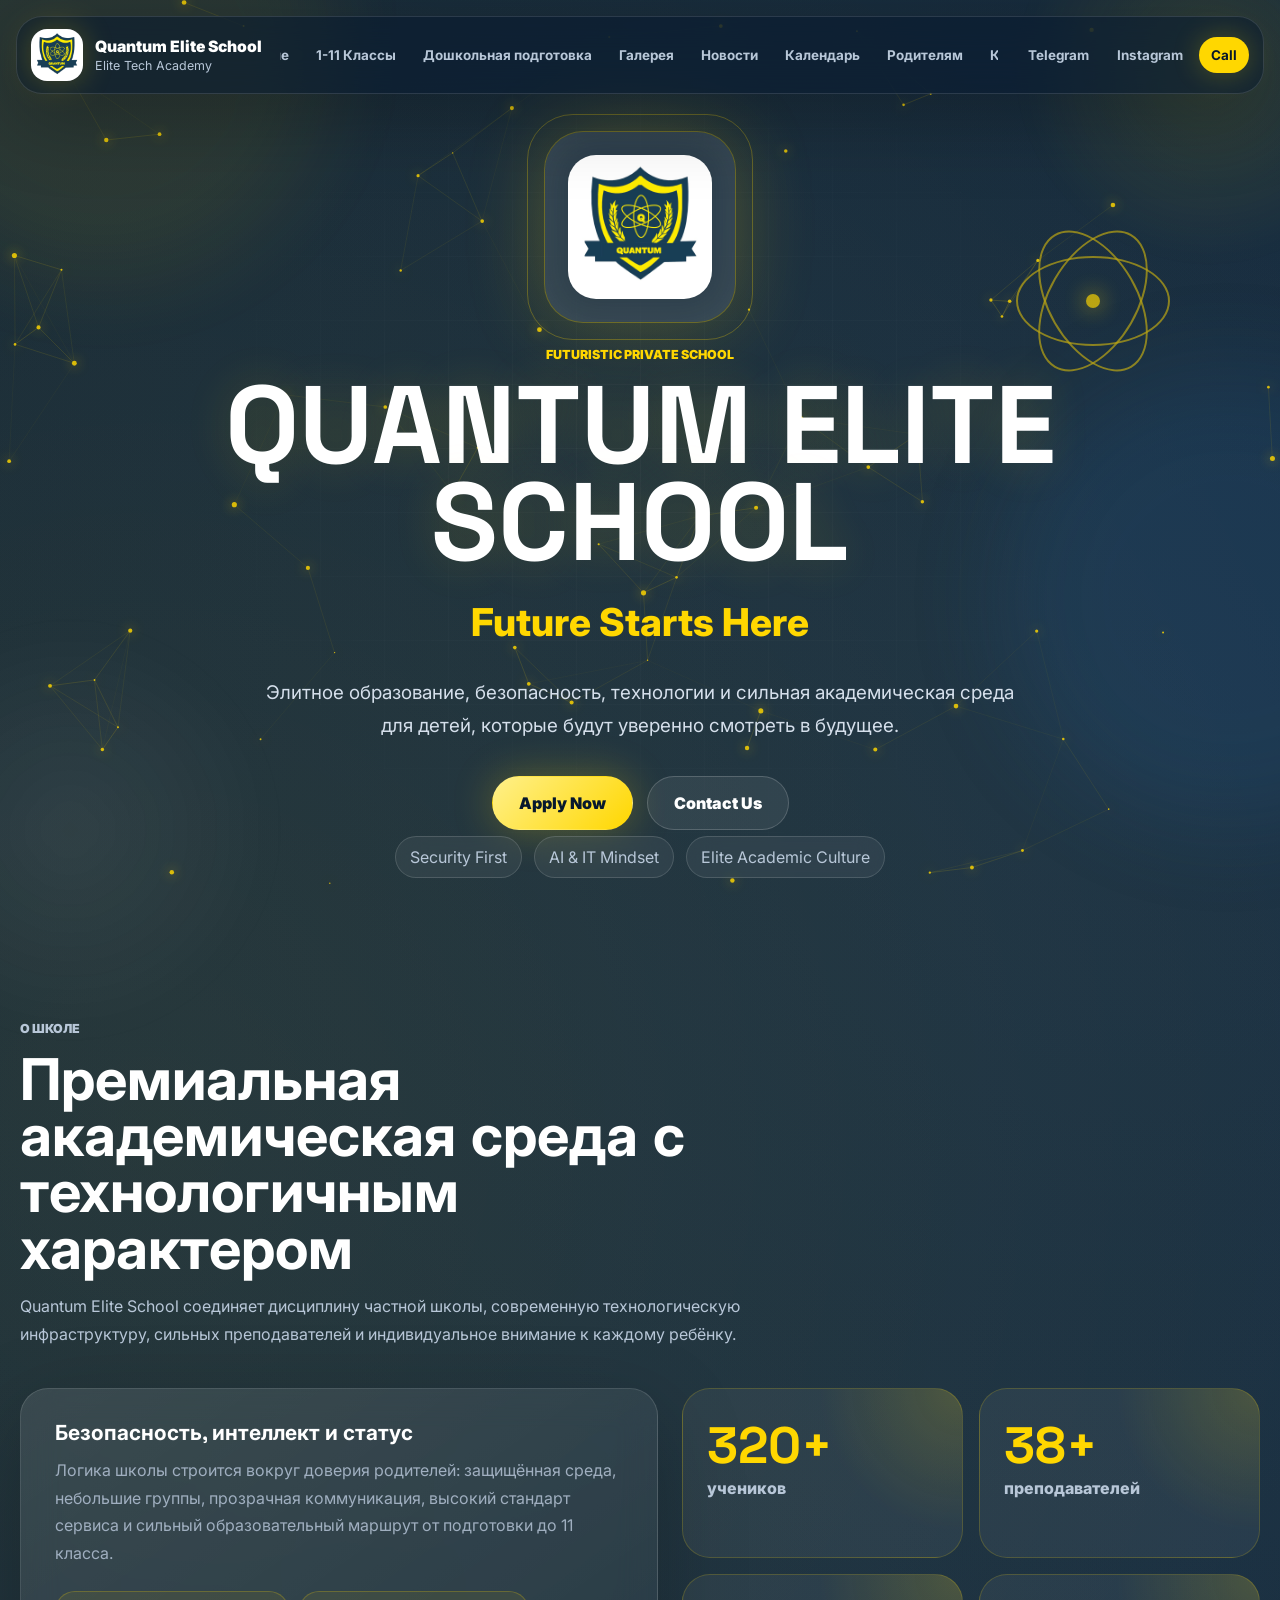
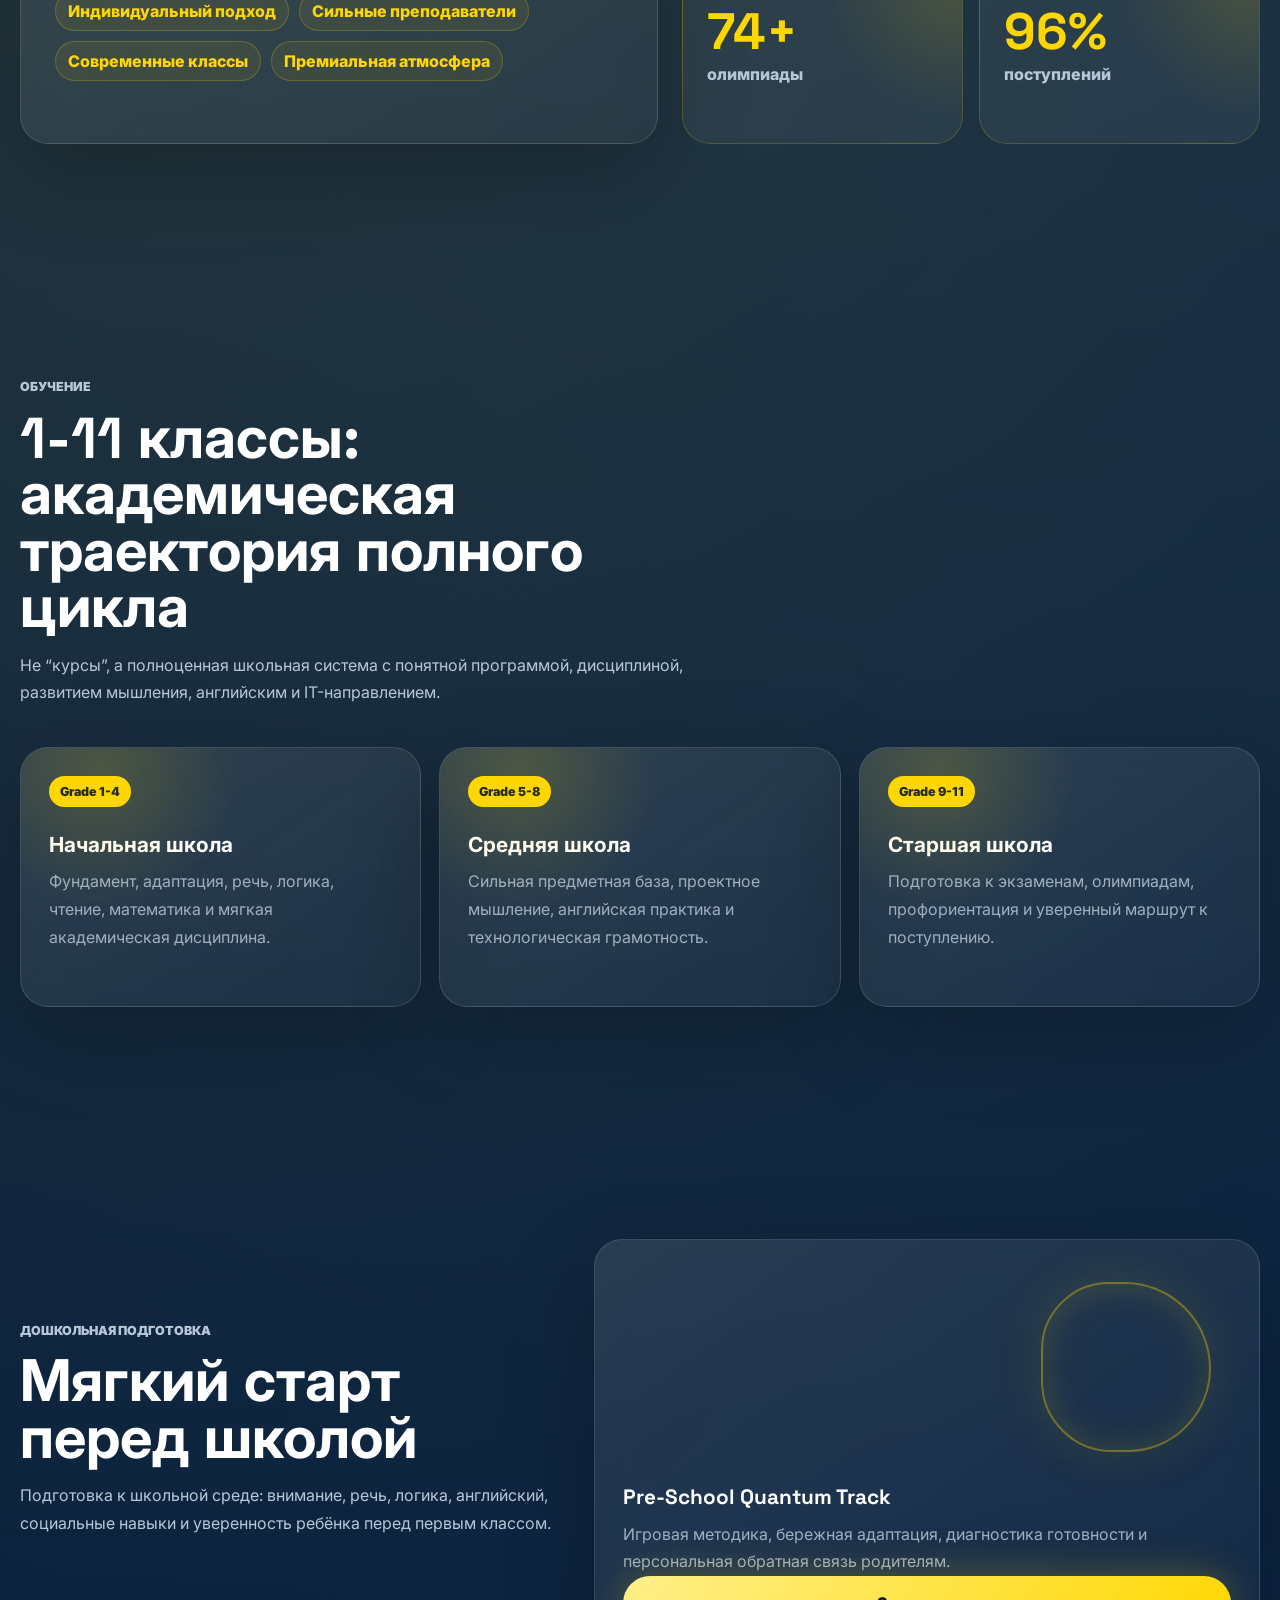
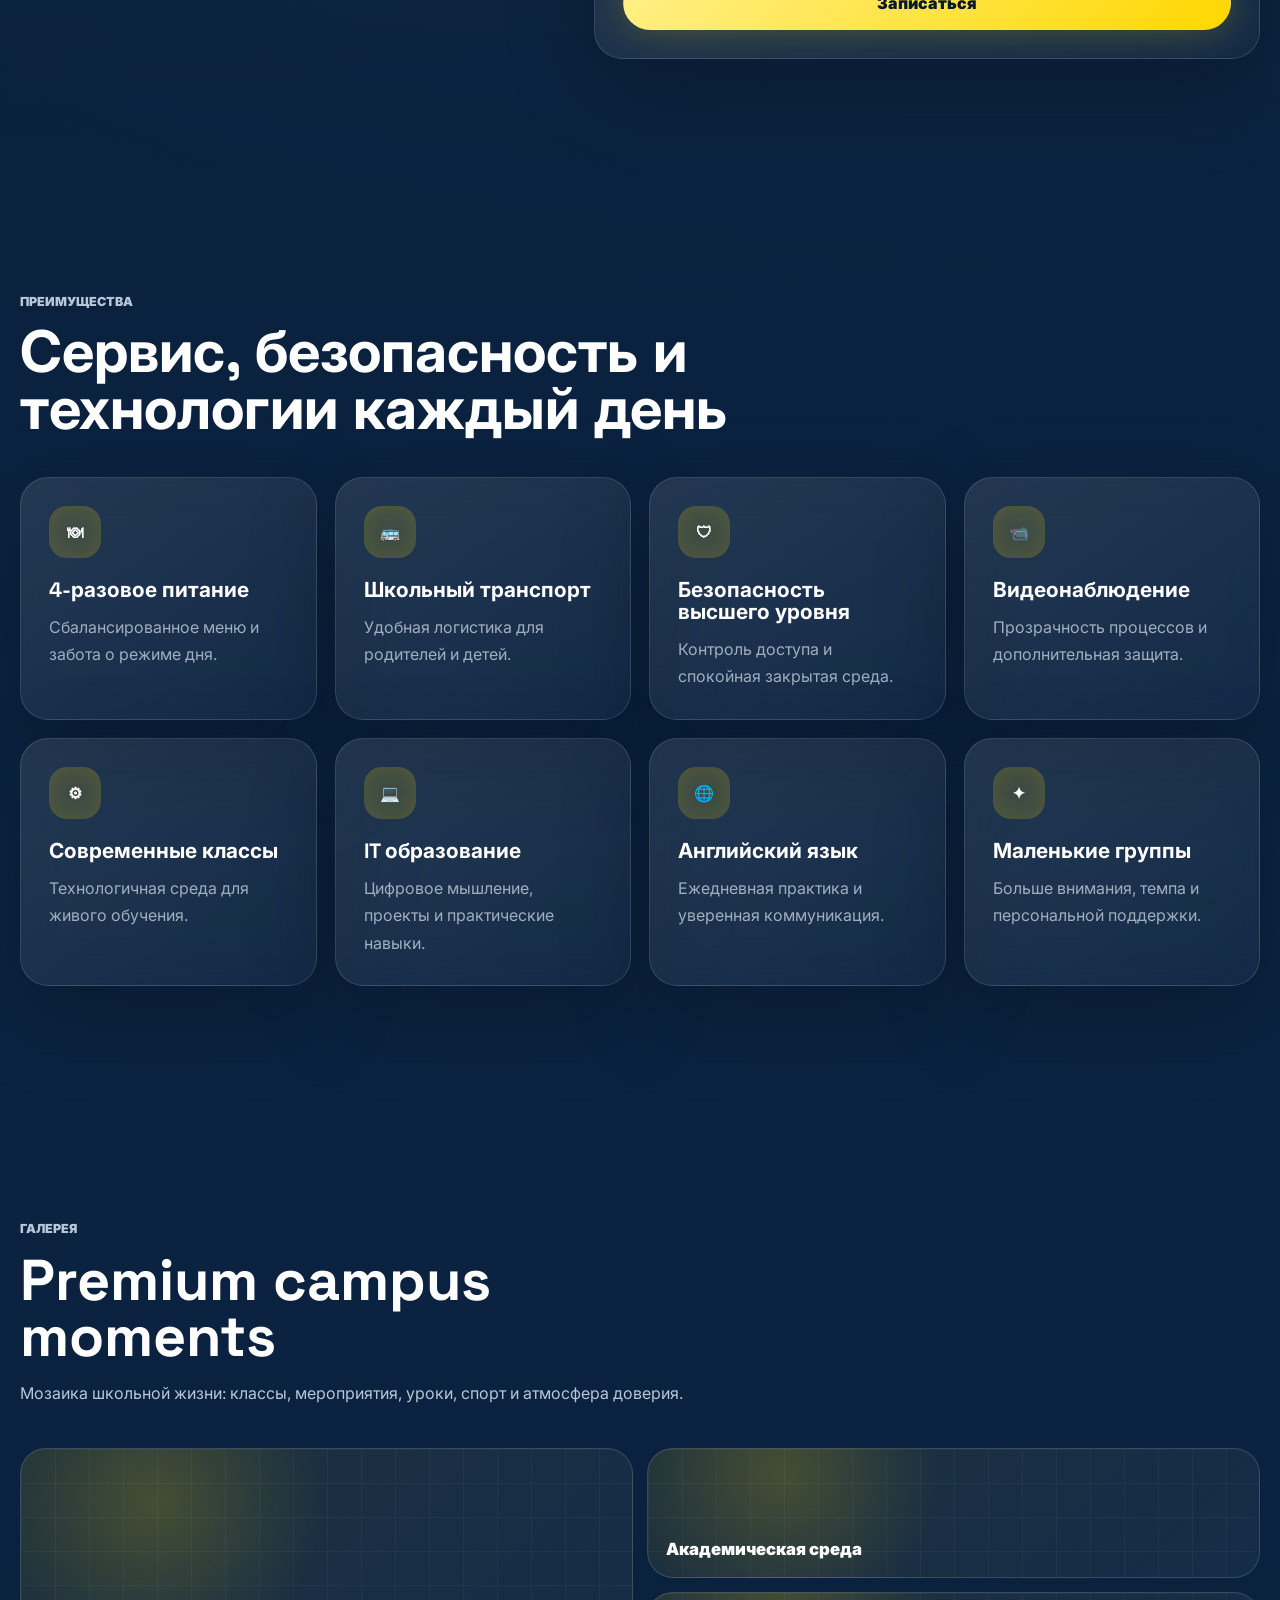
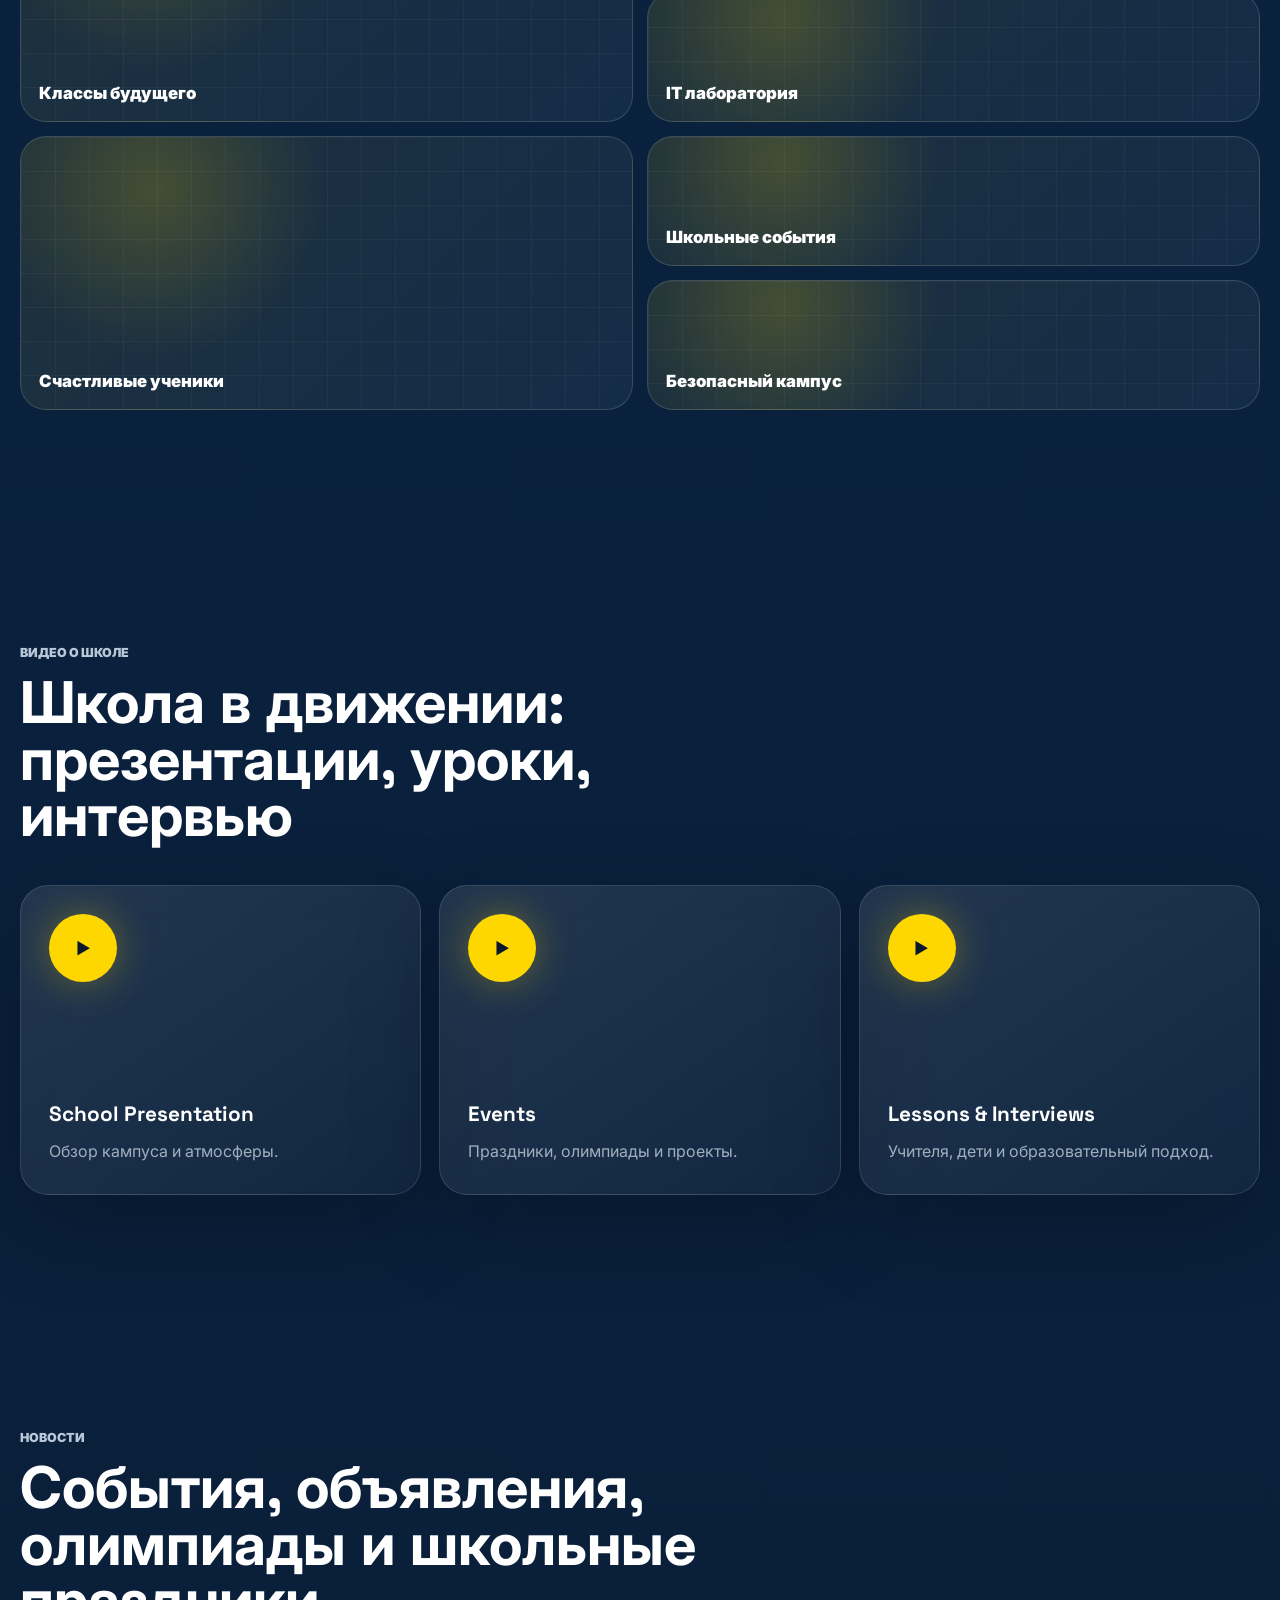
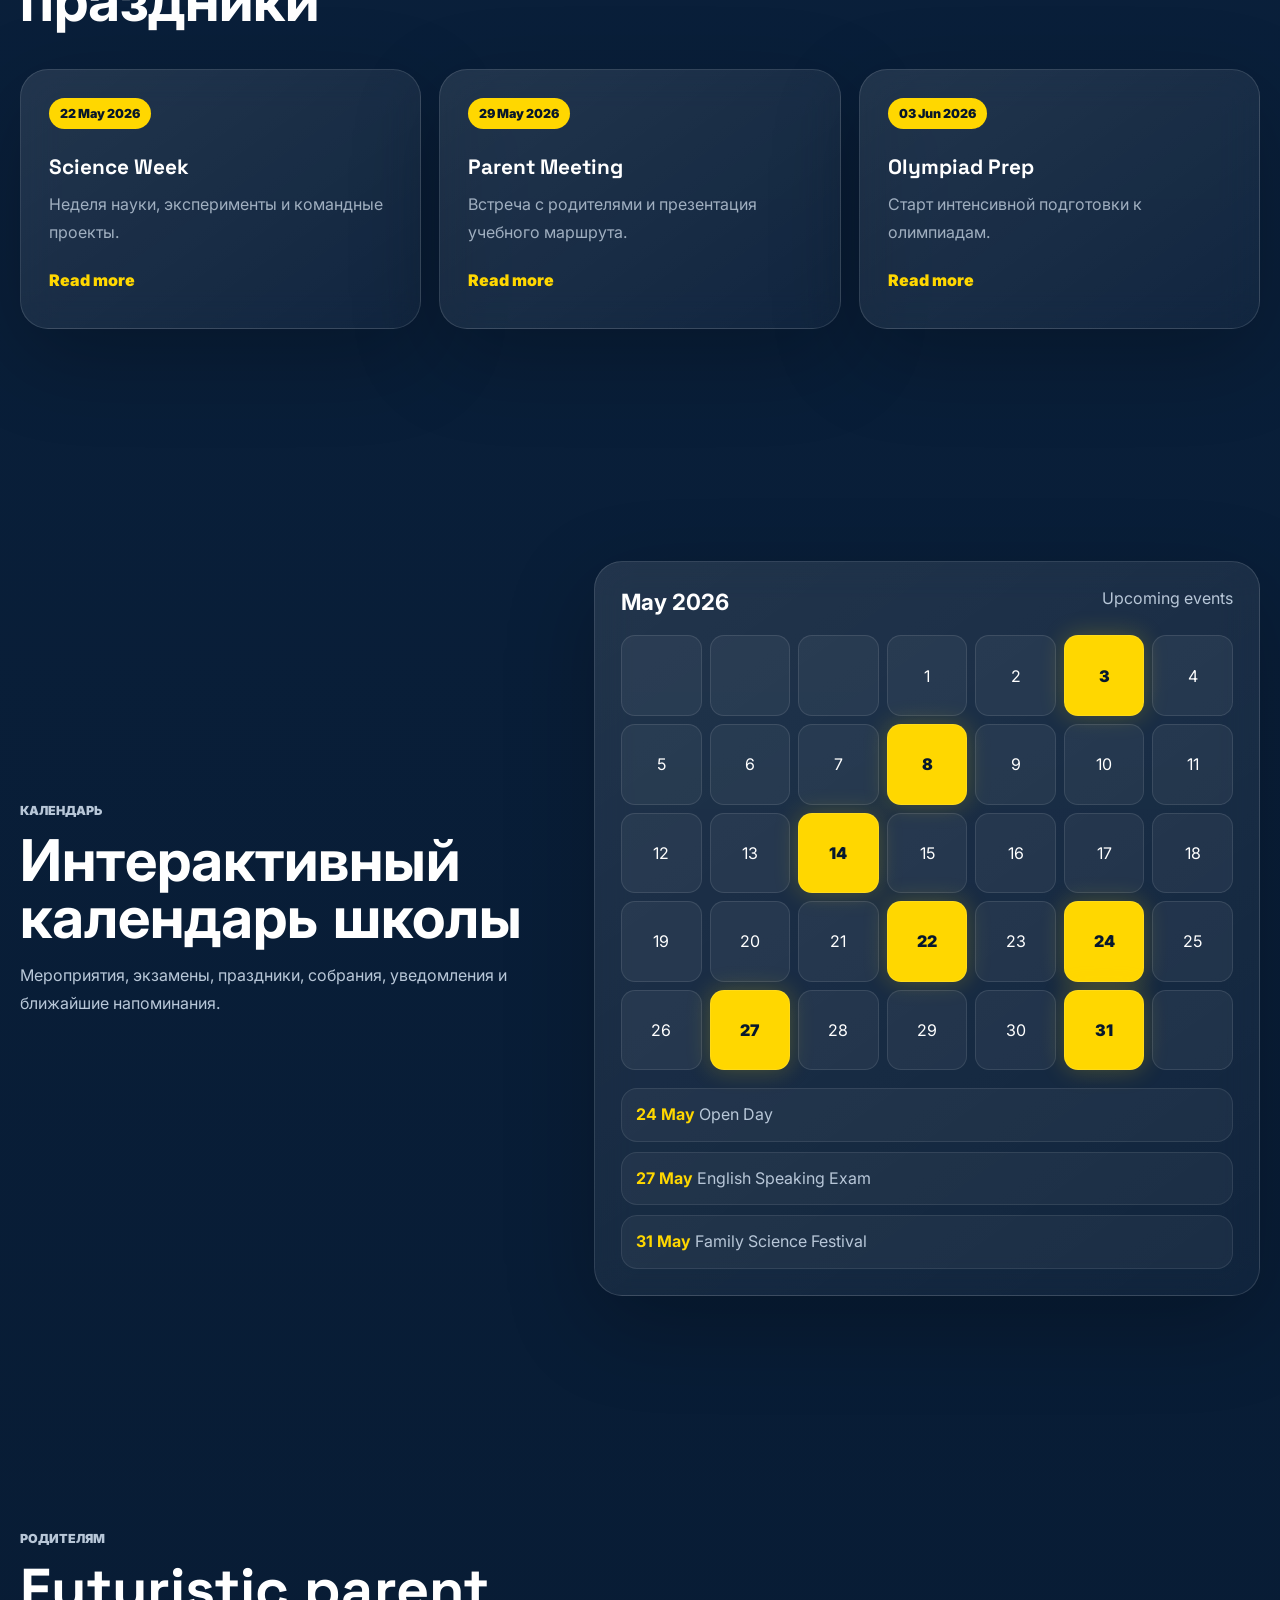
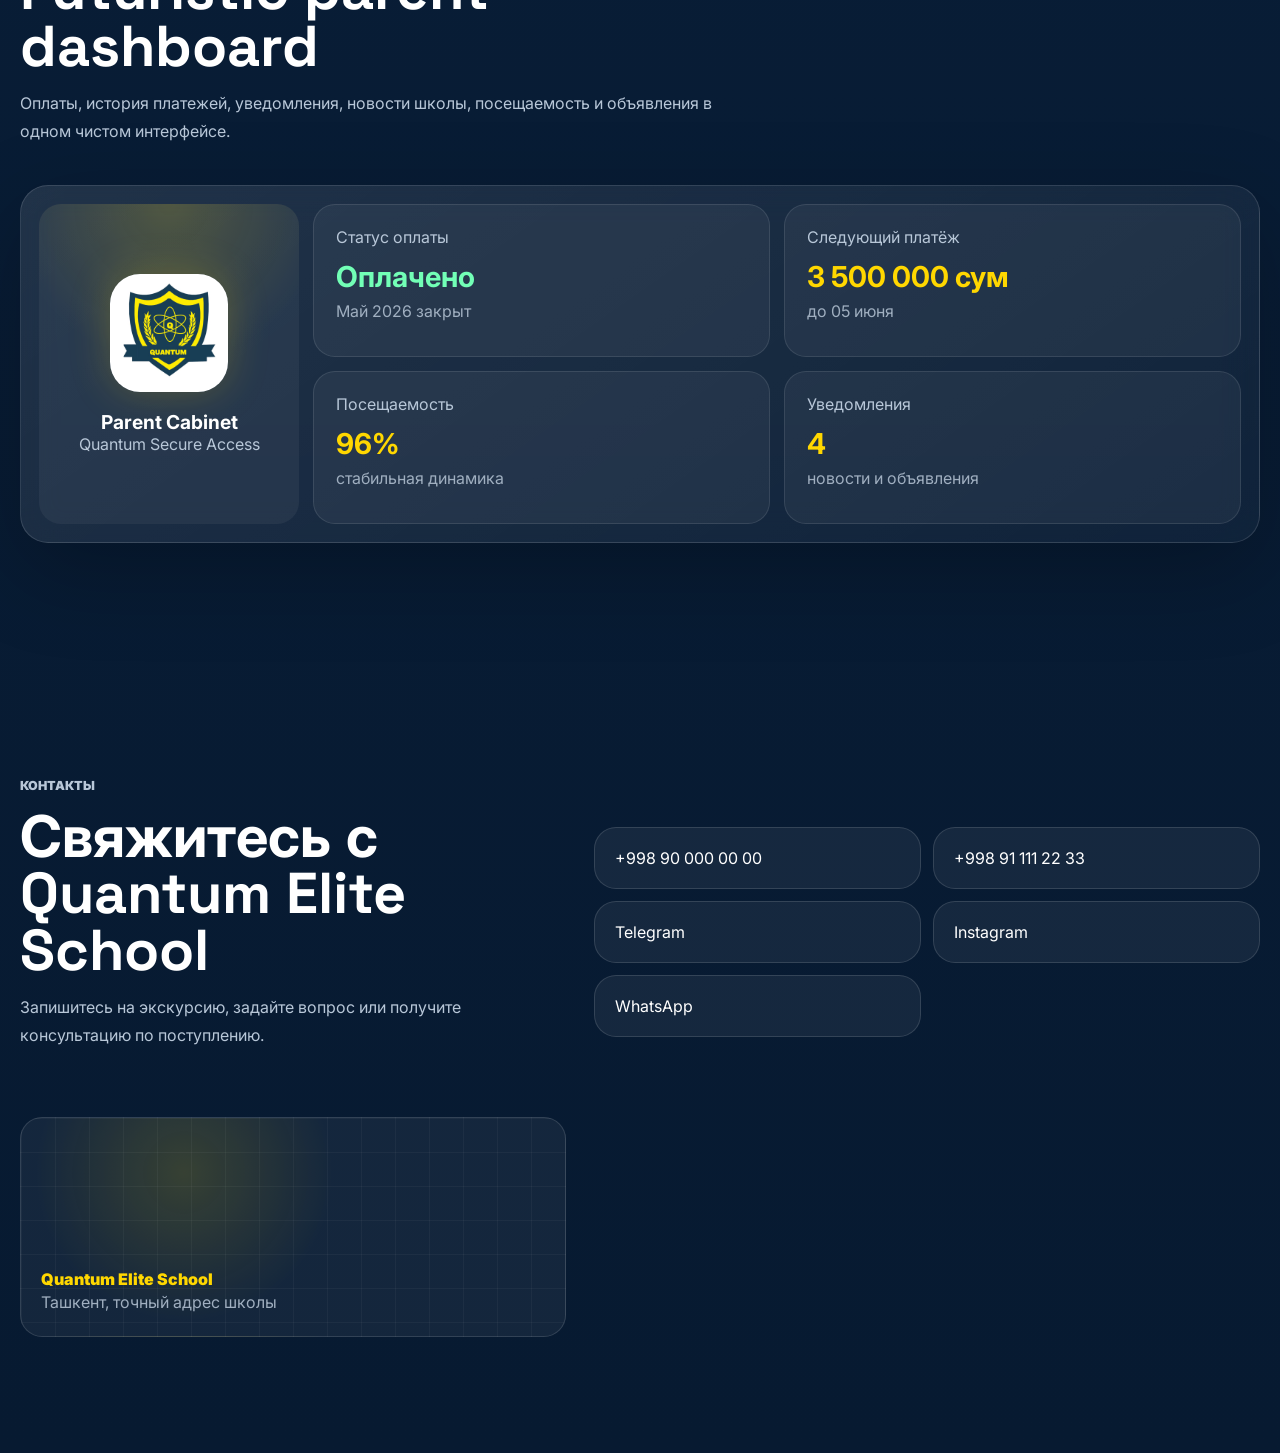
<file: index.html>
<!doctype html>
<html lang="ru">
  <head>
    <meta charset="UTF-8" />
    <meta name="viewport" content="width=device-width, initial-scale=1.0" />
    <title>Quantum Elite School | Future Starts Here</title>
    <meta
      name="description"
      content="Quantum Elite School — премиальная частная школа с современными технологиями, безопасной средой и сильным академическим подходом."
    />
    <link rel="preconnect" href="https://fonts.googleapis.com" />
    <link rel="preconnect" href="https://fonts.gstatic.com" crossorigin />
    <link
      href="https://fonts.googleapis.com/css2?family=Inter:wght@400;500;600;700;800;900&family=Space+Grotesk:wght@500;600;700&display=swap"
      rel="stylesheet"
    />
    <link rel="stylesheet" href="styles.css" />
  </head>
  <body class="premium-site">
    <div class="site-glow site-glow-a" aria-hidden="true"></div>
    <div class="site-glow site-glow-b" aria-hidden="true"></div>

    <header class="premium-header" id="top">
      <a class="premium-brand" href="#hero" aria-label="Quantum Elite School">
        <img src="assets/quantum-logo.jpg" alt="Quantum Elite School logo" />
        <span>
          <strong>Quantum Elite School</strong>
          <small>Elite Tech Academy</small>
        </span>
      </a>

      <button
        class="mobile-menu-button"
        type="button"
        id="mobile-menu-button"
        aria-label="Открыть меню"
      >
        <span></span>
        <span></span>
      </button>

      <nav class="premium-nav" id="premium-nav" aria-label="Основная навигация">
        <a href="#hero">Главная</a>
        <a href="#about">О школе</a>
        <a href="#learning">1-11 Классы</a>
        <a href="#prep">Дошкольная подготовка</a>
        <a href="#gallery">Галерея</a>
        <a href="#news">Новости</a>
        <a href="#calendar">Календарь</a>
        <a href="#parents">Родителям</a>
        <a href="#contacts">Контакты</a>
        <a href="admin/login.html">Админ</a>
      </nav>

      <div class="header-actions">
        <a href="https://t.me/quantum_school" target="_blank" rel="noreferrer"
          >Telegram</a
        >
        <a href="https://instagram.com/" target="_blank" rel="noreferrer"
          >Instagram</a
        >
        <a class="call-pill" href="tel:+998900000000">Call</a>
      </div>
    </header>

    <main>
      <section class="premium-hero" id="hero">
        <canvas id="quantum-canvas" aria-hidden="true"></canvas>
        <div class="hero-mesh" aria-hidden="true"></div>
        <div class="floating-atom" aria-hidden="true">
          <span></span>
          <span></span>
          <span></span>
          <i></i>
        </div>

        <div class="hero-inner">
          <div class="hero-logo-wrap reveal">
            <img src="assets/quantum-logo.jpg" alt="Quantum logo" />
          </div>
          <p class="eyebrow reveal">Futuristic Private School</p>
          <h1 class="reveal">QUANTUM ELITE SCHOOL</h1>
          <p class="hero-line reveal">Future Starts Here</p>
          <p class="hero-copy reveal">
            Элитное образование, безопасность, технологии и сильная
            академическая среда для детей, которые будут уверенно смотреть в
            будущее.
          </p>
          <div class="hero-buttons reveal">
            <button class="premium-button gold" type="button" data-open-modal>
              Apply Now
            </button>
            <a class="premium-button glass" href="#contacts">Contact Us</a>
          </div>
        </div>

        <div
          class="hero-bottom-strip reveal"
          aria-label="Ключевые преимущества"
        >
          <span>Security First</span>
          <span>AI & IT Mindset</span>
          <span>Elite Academic Culture</span>
        </div>
      </section>

      <section class="premium-section about-premium" id="about">
        <div class="section-shell">
          <div class="section-heading reveal">
            <p class="eyebrow">О школе</p>
            <h2>Премиальная академическая среда с технологичным характером</h2>
            <p>
              Quantum Elite School соединяет дисциплину частной школы,
              современную технологическую инфраструктуру, сильных преподавателей
              и индивидуальное внимание к каждому ребёнку.
            </p>
          </div>

          <div class="about-grid">
            <article class="glass-panel about-story reveal">
              <h3>Безопасность, интеллект и статус</h3>
              <p>
                Логика школы строится вокруг доверия родителей: защищённая
                среда, небольшие группы, прозрачная коммуникация, высокий
                стандарт сервиса и сильный образовательный маршрут от подготовки
                до 11 класса.
              </p>
              <div class="signal-list">
                <span>Индивидуальный подход</span>
                <span>Сильные преподаватели</span>
                <span>Современные классы</span>
                <span>Премиальная атмосфера</span>
              </div>
            </article>

            <div class="stats-orbit reveal">
              <article>
                <strong data-counter="320" data-suffix="+">320+</strong>
                <span>учеников</span>
              </article>
              <article>
                <strong data-counter="38" data-suffix="+">38+</strong>
                <span>преподавателей</span>
              </article>
              <article>
                <strong data-counter="74" data-suffix="+">74+</strong>
                <span>олимпиады</span>
              </article>
              <article>
                <strong data-counter="96" data-suffix="%">96%</strong>
                <span>поступлений</span>
              </article>
            </div>
          </div>
        </div>
      </section>

      <section class="premium-section" id="learning">
        <div class="section-shell">
          <div class="section-heading reveal">
            <p class="eyebrow">Обучение</p>
            <h2>1-11 классы: академическая траектория полного цикла</h2>
            <p>
              Не “курсы”, а полноценная школьная система с понятной программой,
              дисциплиной, развитием мышления, английским и IT-направлением.
            </p>
          </div>

          <div class="learning-grid">
            <article class="learning-card reveal">
              <div class="card-shine"></div>
              <span>Grade 1-4</span>
              <h3>Начальная школа</h3>
              <p>
                Фундамент, адаптация, речь, логика, чтение, математика и мягкая
                академическая дисциплина.
              </p>
            </article>
            <article class="learning-card reveal">
              <div class="card-shine"></div>
              <span>Grade 5-8</span>
              <h3>Средняя школа</h3>
              <p>
                Сильная предметная база, проектное мышление, английская практика
                и технологическая грамотность.
              </p>
            </article>
            <article class="learning-card reveal">
              <div class="card-shine"></div>
              <span>Grade 9-11</span>
              <h3>Старшая школа</h3>
              <p>
                Подготовка к экзаменам, олимпиадам, профориентация и уверенный
                маршрут к поступлению.
              </p>
            </article>
          </div>
        </div>
      </section>

      <section class="premium-section" id="prep">
        <div class="section-shell prep-layout">
          <div class="section-heading reveal">
            <p class="eyebrow">Дошкольная подготовка</p>
            <h2>Мягкий старт перед школой</h2>
            <p>
              Подготовка к школьной среде: внимание, речь, логика, английский,
              социальные навыки и уверенность ребёнка перед первым классом.
            </p>
          </div>
          <article class="prep-card reveal">
            <span class="prep-orbit"></span>
            <h3>Pre-School Quantum Track</h3>
            <p>
              Игровая методика, бережная адаптация, диагностика готовности и
              персональная обратная связь родителям.
            </p>
            <button class="premium-button gold" type="button" data-open-modal>
              Записаться
            </button>
          </article>
        </div>
      </section>

      <section class="premium-section" id="advantages">
        <div class="section-shell">
          <div class="section-heading reveal">
            <p class="eyebrow">Преимущества</p>
            <h2>Сервис, безопасность и технологии каждый день</h2>
          </div>
          <div class="advantage-grid">
            <article class="advantage-card reveal">
              <b>🍽</b>
              <h3>4-разовое питание</h3>
              <p>Сбалансированное меню и забота о режиме дня.</p>
            </article>
            <article class="advantage-card reveal">
              <b>🚌</b>
              <h3>Школьный транспорт</h3>
              <p>Удобная логистика для родителей и детей.</p>
            </article>
            <article class="advantage-card reveal">
              <b>🛡</b>
              <h3>Безопасность высшего уровня</h3>
              <p>Контроль доступа и спокойная закрытая среда.</p>
            </article>
            <article class="advantage-card reveal">
              <b>📹</b>
              <h3>Видеонаблюдение</h3>
              <p>Прозрачность процессов и дополнительная защита.</p>
            </article>
            <article class="advantage-card reveal">
              <b>⚙</b>
              <h3>Современные классы</h3>
              <p>Технологичная среда для живого обучения.</p>
            </article>
            <article class="advantage-card reveal">
              <b>💻</b>
              <h3>IT образование</h3>
              <p>Цифровое мышление, проекты и практические навыки.</p>
            </article>
            <article class="advantage-card reveal">
              <b>🌐</b>
              <h3>Английский язык</h3>
              <p>Ежедневная практика и уверенная коммуникация.</p>
            </article>
            <article class="advantage-card reveal">
              <b>✦</b>
              <h3>Маленькие группы</h3>
              <p>Больше внимания, темпа и персональной поддержки.</p>
            </article>
          </div>
        </div>
      </section>

      <section class="premium-section" id="gallery">
        <div class="section-shell">
          <div class="section-heading reveal">
            <p class="eyebrow">Галерея</p>
            <h2>Premium campus moments</h2>
            <p>
              Мозаика школьной жизни: классы, мероприятия, уроки, спорт и
              атмосфера доверия.
            </p>
          </div>
          <div class="masonry-gallery reveal" id="masonry-gallery">
            <button data-preview="Классы будущего">
              <span>Классы будущего</span>
            </button>
            <button data-preview="Академическая среда">
              <span>Академическая среда</span>
            </button>
            <button data-preview="IT лаборатория">
              <span>IT лаборатория</span>
            </button>
            <button data-preview="Счастливые ученики">
              <span>Счастливые ученики</span>
            </button>
            <button data-preview="Школьные события">
              <span>Школьные события</span>
            </button>
            <button data-preview="Безопасный кампус">
              <span>Безопасный кампус</span>
            </button>
          </div>
        </div>
      </section>

      <section class="premium-section video-section" id="video">
        <div class="section-shell">
          <div class="section-heading reveal">
            <p class="eyebrow">Видео о школе</p>
            <h2>Школа в движении: презентации, уроки, интервью</h2>
          </div>
          <div class="video-grid">
            <article class="video-card reveal">
              <button aria-label="Play">▶</button>
              <h3>School Presentation</h3>
              <p>Обзор кампуса и атмосферы.</p>
            </article>
            <article class="video-card reveal">
              <button aria-label="Play">▶</button>
              <h3>Events</h3>
              <p>Праздники, олимпиады и проекты.</p>
            </article>
            <article class="video-card reveal">
              <button aria-label="Play">▶</button>
              <h3>Lessons & Interviews</h3>
              <p>Учителя, дети и образовательный подход.</p>
            </article>
          </div>
        </div>
      </section>

      <section class="premium-section" id="news">
        <div class="section-shell">
          <div class="section-heading reveal">
            <p class="eyebrow">Новости</p>
            <h2>События, объявления, олимпиады и школьные праздники</h2>
          </div>
          <div class="news-grid">
            <article class="news-card reveal">
              <span>22 May 2026</span>
              <h3>Science Week</h3>
              <p>Неделя науки, эксперименты и командные проекты.</p>
              <a href="#contacts">Read more</a>
            </article>
            <article class="news-card reveal">
              <span>29 May 2026</span>
              <h3>Parent Meeting</h3>
              <p>Встреча с родителями и презентация учебного маршрута.</p>
              <a href="#contacts">Read more</a>
            </article>
            <article class="news-card reveal">
              <span>03 Jun 2026</span>
              <h3>Olympiad Prep</h3>
              <p>Старт интенсивной подготовки к олимпиадам.</p>
              <a href="#contacts">Read more</a>
            </article>
          </div>
        </div>
      </section>

      <section class="premium-section" id="calendar">
        <div class="section-shell calendar-layout">
          <div class="section-heading reveal">
            <p class="eyebrow">Календарь</p>
            <h2>Интерактивный календарь школы</h2>
            <p>
              Мероприятия, экзамены, праздники, собрания, уведомления и
              ближайшие напоминания.
            </p>
          </div>
          <div class="calendar-panel reveal">
            <div class="calendar-top">
              <strong>May 2026</strong><span>Upcoming events</span>
            </div>
            <div class="calendar-grid" id="calendar-grid"></div>
            <div class="event-list">
              <p><b>24 May</b> Open Day</p>
              <p><b>27 May</b> English Speaking Exam</p>
              <p><b>31 May</b> Family Science Festival</p>
            </div>
          </div>
        </div>
      </section>

      <section class="premium-section" id="parents">
        <div class="section-shell">
          <div class="section-heading reveal">
            <p class="eyebrow">Родителям</p>
            <h2>Futuristic parent dashboard</h2>
            <p>
              Оплаты, история платежей, уведомления, новости школы, посещаемость
              и объявления в одном чистом интерфейсе.
            </p>
          </div>
          <div class="parent-dashboard reveal">
            <aside>
              <img src="assets/quantum-logo.jpg" alt="" />
              <strong>Parent Cabinet</strong>
              <span>Quantum Secure Access</span>
            </aside>
            <div class="dashboard-main">
              <article>
                <span>Статус оплаты</span><strong class="paid">Оплачено</strong>
                <p>Май 2026 закрыт</p>
              </article>
              <article>
                <span>Следующий платёж</span><strong>3 500 000 сум</strong>
                <p>до 05 июня</p>
              </article>
              <article>
                <span>Посещаемость</span><strong>96%</strong>
                <p>стабильная динамика</p>
              </article>
              <article>
                <span>Уведомления</span><strong>4</strong>
                <p>новости и объявления</p>
              </article>
            </div>
          </div>
        </div>
      </section>

      <section class="premium-section contacts-premium" id="contacts">
        <div class="section-shell contact-layout">
          <div class="section-heading reveal">
            <p class="eyebrow">Контакты</p>
            <h2>Свяжитесь с Quantum Elite School</h2>
            <p>
              Запишитесь на экскурсию, задайте вопрос или получите консультацию
              по поступлению.
            </p>
          </div>
          <div class="contact-actions reveal">
            <a href="tel:+998900000000">+998 90 000 00 00</a>
            <a href="tel:+998911112233">+998 91 111 22 33</a>
            <a
              href="https://t.me/quantum_school"
              target="_blank"
              rel="noreferrer"
              >Telegram</a
            >
            <a href="https://instagram.com/" target="_blank" rel="noreferrer"
              >Instagram</a
            >
            <a
              href="https://wa.me/998900000000"
              target="_blank"
              rel="noreferrer"
              >WhatsApp</a
            >
          </div>
          <div class="map-premium reveal">
            <span>Quantum Elite School</span>
            <p>Ташкент, точный адрес школы</p>
          </div>
        </div>
      </section>
    </main>

    <div class="modal" id="application-modal" aria-hidden="true">
      <div class="modal-backdrop" data-close-modal></div>
      <div
        class="modal-dialog premium-modal"
        role="dialog"
        aria-modal="true"
        aria-labelledby="modal-title"
      >
        <button
          class="modal-close"
          type="button"
          aria-label="Закрыть"
          data-close-modal
        >
          ×
        </button>
        <p class="eyebrow">Apply Now</p>
        <h3 id="modal-title">Оставьте заявку на обучение</h3>
        <form class="stack-form application-form" id="modal-application-form">
          <label
            ><span>Имя родителя</span
            ><input type="text" name="name" placeholder="Ваше имя" required
          /></label>
          <label
            ><span>Телефон</span
            ><input
              type="tel"
              name="phone"
              placeholder="+998 90 123 45 67"
              required
          /></label>
          <label>
            <span>Возраст ребёнка</span>
            <select name="ageGroup" required>
              <option value="">Выберите возраст</option>
              <option>Дошкольная подготовка</option>
              <option>1-4 класс</option>
              <option>5-8 класс</option>
              <option>9-11 класс</option>
            </select>
          </label>
          <label>
            <span>Интересующее направление</span>
            <select name="programInterest" required>
              <option value="">Выберите направление</option>
              <option>Дошкольная подготовка</option>
              <option>1-11 классы</option>
              <option>Экскурсия по школе</option>
            </select>
          </label>
          <button class="premium-button gold" type="submit">
            Отправить заявку
          </button>
          <p class="form-feedback" id="modal-feedback" aria-live="polite"></p>
        </form>
      </div>
    </div>

    <div class="gallery-preview" id="gallery-preview" aria-hidden="true">
      <button type="button" id="gallery-preview-close" aria-label="Закрыть">
        ×
      </button>
      <div>
        <span>Quantum Elite School</span>
        <h3 id="gallery-preview-title">Gallery</h3>
      </div>
    </div>

    <script src="site-data.js"></script>
    <script src="script.js"></script>
  </body>
</html>
</file>
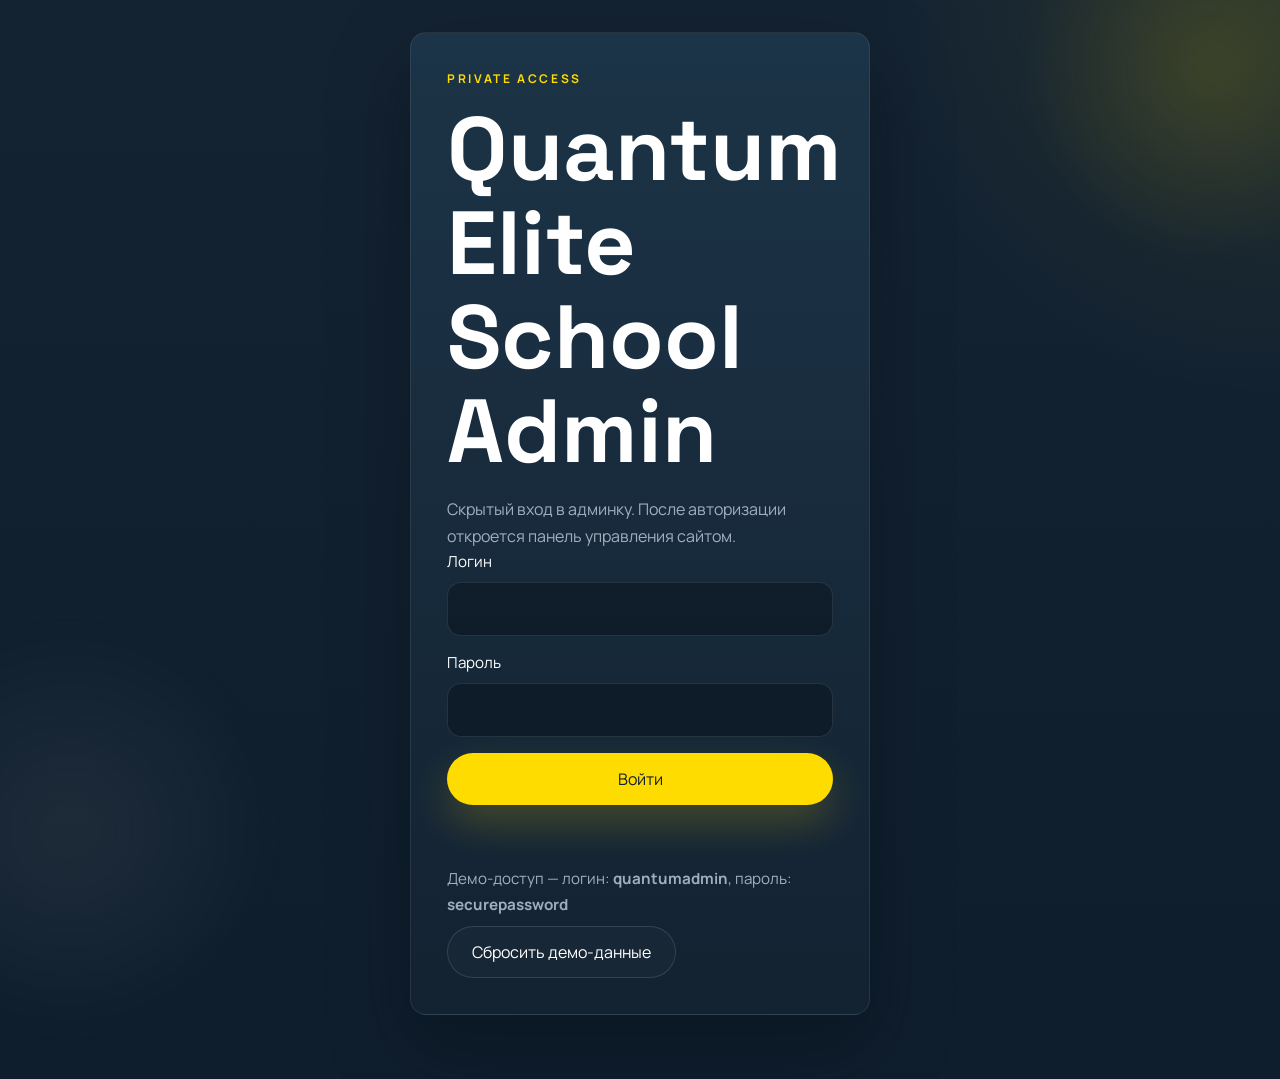
<file: admin.html>
<!doctype html>
<html lang="ru">
  <head>
    <meta charset="UTF-8" />
    <meta name="viewport" content="width=device-width, initial-scale=1.0" />
    <title>Quantum Elite School Admin</title>
    <link rel="preconnect" href="https://fonts.googleapis.com" />
    <link rel="preconnect" href="https://fonts.gstatic.com" crossorigin />
    <link
      href="https://fonts.googleapis.com/css2?family=Manrope:wght@400;500;600;700;800&family=Space+Grotesk:wght@500;700&display=swap"
      rel="stylesheet"
    />
    <link rel="stylesheet" href="styles.css" />
  </head>
  <body class="admin-page">
    <main class="admin-shell">
      <section class="admin-login" id="admin-login-screen">
        <div class="admin-login-card">
          <p class="section-kicker">Private access</p>
          <h1>Quantum Elite School Admin</h1>
          <p>
            Эта страница не связана из меню. Вход защищён логином и паролем для
            управления сайтом.
          </p>

          <form class="stack-form" id="admin-login-form">
            <label>
              <span>Логин</span>
              <input
                type="text"
                name="username"
                autocomplete="username"
                required
              />
            </label>
            <label>
              <span>Пароль</span>
              <input
                type="password"
                name="password"
                autocomplete="current-password"
                required
              />
            </label>
            <button class="button button-primary" type="submit">Войти</button>
            <p
              class="form-feedback"
              id="admin-login-feedback"
              aria-live="polite"
            ></p>
          </form>
        </div>
      </section>

      <section class="admin-dashboard hidden" id="admin-dashboard">
        <header class="admin-topbar">
          <div>
            <p class="section-kicker">Управление сайтом</p>
            <h1>Quantum Elite School</h1>
          </div>
          <div class="admin-topbar-actions">
            <a
              class="button button-secondary"
              href="index.html"
              target="_blank"
              rel="noreferrer"
            >
              Открыть сайт
            </a>
            <button
              class="button button-secondary"
              type="button"
              id="admin-logout"
            >
              Выйти
            </button>
          </div>
        </header>

        <div class="admin-summary" id="admin-summary"></div>

        <section class="admin-panel">
          <div class="admin-panel-heading">
            <div>
              <p class="section-kicker">Основное</p>
              <h2>Тексты, контакты, YouTube и карта</h2>
            </div>
          </div>

          <form class="stack-form admin-form-grid" id="settings-form">
            <label>
              <span>Hero заголовок</span>
              <input type="text" name="heroTitle" />
            </label>
            <label>
              <span>Hero подзаголовок</span>
              <input type="text" name="heroSubtitle" />
            </label>
            <label class="field-wide">
              <span>Описание в hero</span>
              <textarea name="heroDescription" rows="3"></textarea>
            </label>
            <label class="field-wide">
              <span>О школе</span>
              <textarea name="aboutText" rows="4"></textarea>
            </label>
            <label>
              <span>Год основания</span>
              <input type="text" name="founded" />
            </label>
            <label>
              <span>Ученики</span>
              <input type="text" name="studentsCount" />
            </label>
            <label>
              <span>Лет опыта</span>
              <input type="text" name="experienceCount" />
            </label>
            <label>
              <span>Телефон</span>
              <input type="text" name="phone" />
            </label>
            <label>
              <span>Telegram ссылка</span>
              <input type="text" name="telegramUrl" />
            </label>
            <label>
              <span>Telegram Bot Token</span>
              <input
                type="password"
                name="telegramBotToken"
                placeholder="Для автоотправки заявок в Telegram"
              />
            </label>
            <label>
              <span>Telegram Chat ID</span>
              <input
                type="text"
                name="telegramChatId"
                placeholder="Например: 123456789"
              />
            </label>
            <label>
              <span>SMS API URL</span>
              <input
                type="text"
                name="smsApiUrl"
                placeholder="https://sms-provider.uz/send?phone={phone}&text={message}"
              />
            </label>
            <label>
              <span>SMS API Token</span>
              <input
                type="password"
                name="smsApiToken"
                placeholder="Если требуется провайдером"
              />
            </label>
            <label>
              <span>SMS отправитель</span>
              <input type="text" name="smsSender" placeholder="Quantum" />
            </label>
            <label class="field-wide">
              <span>Адрес</span>
              <input type="text" name="address" />
            </label>
            <label class="field-wide">
              <span>Ссылка на YouTube embed</span>
              <input
                type="text"
                name="youtubeEmbed"
                placeholder="https://www.youtube.com/embed/..."
              />
            </label>
            <label class="field-wide">
              <span>Ссылка на карту embed</span>
              <input
                type="text"
                name="mapEmbed"
                placeholder="https://www.google.com/maps/embed?... или другой iframe src"
              />
            </label>
            <p class="form-feedback field-wide">
              Если указать Bot Token и Chat ID, новые заявки будут дополнительно
              отправляться в Telegram. Это удобно, но для настоящей безопасности
              лучше потом вынести это на сервер. SMS URL может содержать
              <code>{phone}</code>, <code>{message}</code>,
              <code>{token}</code>, <code>{sender}</code>.
            </p>
            <button class="button button-primary" type="submit">
              Сохранить настройки
            </button>
            <p
              class="form-feedback"
              id="settings-feedback"
              aria-live="polite"
            ></p>
          </form>

          <div class="admin-note-box">
            <h3>Как работает Telegram интеграция</h3>
            <p>
              Для автоотправки заявок нужен <strong>Bot Token</strong> вашего
              Telegram-бота и <strong>Chat ID</strong> того чата, куда должны
              приходить заявки. Это может быть ваш личный Telegram, группа
              администраторов или канал через привязанного бота.
            </p>
            <p>
              Быстрый порядок такой: 1) создать бота через BotFather, 2)
              получить от него токен, 3) написать вашему боту хотя бы одно
              сообщение, 4) узнать Chat ID того чата, куда бот должен слать
              заявки.
            </p>
            <p>
              Важно: текущая версия сайта статическая, поэтому токен хранится в
              браузере. Для продакшена лучше перенести отправку на сервер.
            </p>
          </div>
        </section>

        <section class="admin-panel">
          <div class="admin-panel-heading">
            <div>
              <p class="section-kicker">CRM и аналитика</p>
              <h2>Панель директора</h2>
              <p>
                Ключевые цифры по заявкам, ученикам, оплатам и быстрым
                уведомлениям.
              </p>
            </div>
          </div>
          <div class="director-grid" id="director-analytics"></div>
        </section>

        <section class="admin-panel">
          <div class="admin-panel-heading">
            <div>
              <p class="section-kicker">Ученики и оплаты</p>
              <h2>CRM школы</h2>
              <p>
                Быстрый просмотр оплаченных и неоплаченных услуг, управление
                учениками и SMS родителям.
              </p>
            </div>
            <button
              class="button button-secondary"
              type="button"
              id="add-student-item"
            >
              Добавить ученика
            </button>
          </div>

          <div class="admin-tools-row">
            <label>
              <span>Фильтр оплат</span>
              <select id="payment-status-filter">
                <option value="all">Все услуги</option>
                <option value="paid">Оплаченные</option>
                <option value="unpaid">Не оплаченные</option>
              </select>
            </label>
            <label>
              <span>Поиск ученика</span>
              <input
                type="search"
                id="student-search"
                placeholder="Имя, родитель, телефон"
              />
            </label>
          </div>

          <div class="admin-repeater" id="students-admin-list"></div>
        </section>

        <section class="admin-panel">
          <div class="admin-panel-heading">
            <div>
              <p class="section-kicker">SMS</p>
              <h2>Быстрая связь с родителями</h2>
              <p>
                Отправка конкретному родителю или массовое уведомление всем
                родителям из CRM.
              </p>
            </div>
          </div>

          <form class="stack-form admin-form-grid" id="sms-templates-form">
            <label class="field-wide">
              <span>Шаблон о задолженности</span>
              <textarea name="debt" rows="3"></textarea>
            </label>
            <label class="field-wide">
              <span>Важное уведомление</span>
              <textarea name="notice" rows="3"></textarea>
            </label>
            <label class="field-wide">
              <span>Массовая рассылка / мероприятие</span>
              <textarea name="event" rows="3"></textarea>
            </label>
            <button class="button button-primary" type="submit">
              Сохранить SMS-шаблоны
            </button>
            <p
              class="form-feedback"
              id="sms-templates-feedback"
              aria-live="polite"
            ></p>
          </form>

          <form
            class="stack-form admin-form-grid sms-bulk-form"
            id="bulk-sms-form"
          >
            <label class="field-wide">
              <span>Текст массовой SMS</span>
              <textarea name="message" rows="4"></textarea>
            </label>
            <button class="button button-primary" type="submit">
              Отправить всем родителям
            </button>
            <p
              class="form-feedback"
              id="bulk-sms-feedback"
              aria-live="polite"
            ></p>
          </form>

          <div class="admin-list" id="sms-log-list"></div>
        </section>

        <section class="admin-panel">
          <div class="admin-panel-heading">
            <div>
              <p class="section-kicker">Сценарий поступления</p>
              <h2>Шаги от заявки до зачисления</h2>
              <p>Можно менять тексты шагов и добавлять новые этапы.</p>
            </div>
            <button
              class="button button-secondary"
              type="button"
              id="add-admission-step"
            >
              Добавить шаг
            </button>
          </div>
          <div class="admin-repeater" id="admission-admin-list"></div>
        </section>

        <section class="admin-panel">
          <div class="admin-panel-heading">
            <div>
              <p class="section-kicker">Фото</p>
              <h2>Галерея школы</h2>
              <p>
                Можно ввести путь к файлу, внешнюю ссылку или просто загрузить
                фото прямо здесь из компьютера.
              </p>
            </div>
            <button
              class="button button-secondary"
              type="button"
              id="add-gallery-item"
            >
              Добавить фото
            </button>
          </div>
          <div class="admin-repeater" id="gallery-admin-list"></div>
        </section>

        <section class="admin-panel">
          <div class="admin-panel-heading">
            <div>
              <p class="section-kicker">Преподаватели</p>
              <h2>Команда школы</h2>
              <p>Фото можно загрузить прямо из админки или вставить ссылкой.</p>
            </div>
            <button
              class="button button-secondary"
              type="button"
              id="add-teacher-item"
            >
              Добавить преподавателя
            </button>
          </div>
          <div class="admin-repeater" id="teachers-admin-list"></div>
        </section>

        <section class="admin-panel">
          <div class="admin-panel-heading">
            <div>
              <p class="section-kicker">FAQ и формы</p>
              <h2>Вопросы родителей и опции заявки</h2>
              <p>
                Здесь можно обновлять популярные вопросы и варианты возраста /
                интересующего направления в форме.
              </p>
            </div>
            <button
              class="button button-secondary"
              type="button"
              id="add-faq-item"
            >
              Добавить вопрос
            </button>
          </div>

          <form class="stack-form admin-form-grid" id="lead-options-form">
            <label class="field-wide">
              <span>Возрастные группы — по одной на строку</span>
              <textarea name="ageGroups" rows="5"></textarea>
            </label>
            <label class="field-wide">
              <span>Направления — по одному на строку</span>
              <textarea name="interests" rows="5"></textarea>
            </label>
            <button class="button button-primary" type="submit">
              Сохранить опции формы
            </button>
            <p
              class="form-feedback"
              id="lead-options-feedback"
              aria-live="polite"
            ></p>
          </form>

          <div class="admin-repeater" id="faq-admin-list"></div>
        </section>

        <section class="admin-panel">
          <div class="admin-panel-heading">
            <div>
              <p class="section-kicker">Отзывы</p>
              <h2>Модерация отзывов</h2>
            </div>
          </div>

          <div class="admin-columns">
            <div>
              <h3>Ожидают одобрения</h3>
              <div class="admin-list" id="pending-testimonials-list"></div>
            </div>
            <div>
              <h3>Опубликованные</h3>
              <div class="admin-list" id="approved-testimonials-list"></div>
            </div>
          </div>
        </section>

        <section class="admin-panel">
          <div class="admin-panel-heading">
            <div>
              <p class="section-kicker">Заявки</p>
              <h2>Форма обратной связи</h2>
            </div>
            <button
              class="button button-secondary"
              type="button"
              id="clear-leads"
            >
              Очистить заявки
            </button>
          </div>
          <div class="admin-list" id="leads-list"></div>
        </section>

        <section class="admin-panel">
          <div class="admin-panel-heading">
            <div>
              <p class="section-kicker">Резервная копия</p>
              <h2>Экспорт и импорт контента</h2>
              <p>
                Можно сохранить все тексты и настройки сайта в JSON-файл и потом
                восстановить их на этом же компьютере.
              </p>
            </div>
          </div>

          <div class="admin-item-actions">
            <button
              class="button button-primary"
              type="button"
              id="export-site-data"
            >
              Экспортировать JSON
            </button>
            <button
              class="button button-secondary"
              type="button"
              id="import-site-data"
            >
              Импортировать JSON
            </button>
            <input
              class="hidden"
              type="file"
              id="import-site-data-input"
              accept="application/json"
            />
          </div>
          <p class="form-feedback" id="backup-feedback" aria-live="polite"></p>
        </section>

        <section class="admin-panel">
          <div class="admin-panel-heading">
            <div>
              <p class="section-kicker">Безопасность</p>
              <h2>Логин и пароль администратора</h2>
              <p>
                Сейчас это фронтенд-версия без сервера. Для настоящей защиты
                позже лучше перенести авторизацию на бэкенд.
              </p>
            </div>
          </div>

          <form class="stack-form admin-form-grid" id="credentials-form">
            <label>
              <span>Новый логин</span>
              <input type="text" name="username" />
            </label>
            <label>
              <span>Новый пароль</span>
              <input type="password" name="password" />
            </label>
            <button class="button button-primary" type="submit">
              Сохранить доступ
            </button>
            <button
              class="button button-secondary"
              type="button"
              id="reset-demo-data"
            >
              Сбросить демо-данные
            </button>
            <p
              class="form-feedback"
              id="credentials-feedback"
              aria-live="polite"
            ></p>
          </form>
        </section>
      </section>
    </main>

    <script src="site-data.js"></script>
    <script src="admin.js"></script>
  </body>
</html>
</file>
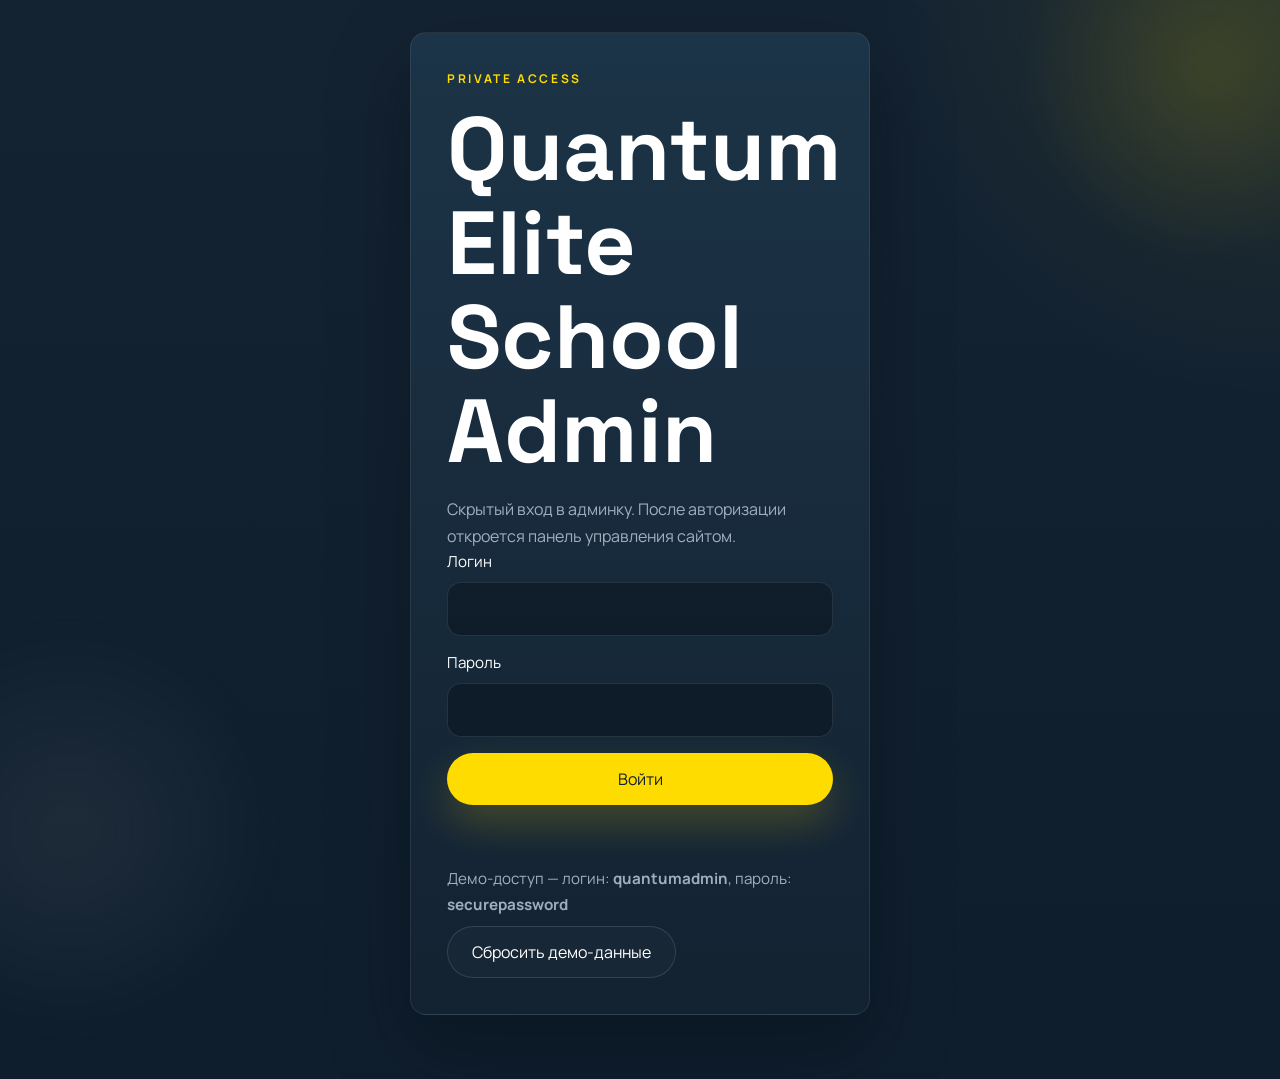
<file: admin/login.html>
<!doctype html>
<html lang="ru">
  <head>
    <meta charset="UTF-8" />
    <meta name="viewport" content="width=device-width, initial-scale=1.0" />
    <title>Quantum Elite School Admin Login</title>
    <link rel="preconnect" href="https://fonts.googleapis.com" />
    <link rel="preconnect" href="https://fonts.gstatic.com" crossorigin />
    <link
      href="https://fonts.googleapis.com/css2?family=Manrope:wght@400;500;600;700;800&family=Space+Grotesk:wght@500;700&display=swap"
      rel="stylesheet"
    />
    <link rel="stylesheet" href="../styles.css" />
  </head>
  <body class="admin-page">
    <main class="admin-shell">
      <section class="admin-login" id="admin-login-screen">
        <div class="admin-login-card">
          <p class="section-kicker">Private access</p>
          <h1>Quantum Elite School Admin</h1>
          <p>
            Скрытый вход в админку. После авторизации откроется панель
            управления сайтом.
          </p>

          <form class="stack-form" id="admin-login-form">
            <label>
              <span>Логин</span>
              <input
                type="text"
                name="username"
                autocomplete="username"
                required
              />
            </label>
            <label>
              <span>Пароль</span>
              <input
                type="password"
                name="password"
                autocomplete="current-password"
                required
              />
            </label>
            <button class="button button-primary" type="submit">Войти</button>
            <p
              class="form-feedback"
              id="admin-login-feedback"
              aria-live="polite"
            ></p>
          </form>
        </div>
      </section>
    </main>

    <script src="../site-data.js"></script>
    <script src="../admin.js"></script>
  </body>
</html>
</file>
<file: styles.css>
:root {
  --bg-primary: #142332;
  --bg-secondary: #1e374b;
  --bg-card: rgba(30, 55, 75, 0.8);
  --bg-card-strong: rgba(20, 35, 50, 0.94);
  --accent: #ffdc00;
  --accent-soft: rgba(255, 220, 0, 0.16);
  --accent-glow: rgba(255, 220, 0, 0.4);
  --text-primary: #ffffff;
  --text-secondary: #a0afc0;
  --border: rgba(255, 255, 255, 0.08);
  --shadow: 0 30px 80px rgba(3, 10, 18, 0.35);
  --radius: 16px;
  --radius-lg: 28px;
  --header-height: 92px;
  --container: min(1180px, calc(100vw - 32px));
  --transition: 240ms ease;
  --heading-font: "Space Grotesk", "Avenir Next", "Segoe UI", sans-serif;
  --body-font: "Manrope", "Segoe UI", sans-serif;
}

/* Quantum Elite premium client website */
:root {
  --premium-navy: #0b2341;
  --premium-navy-2: #06182d;
  --premium-gold: #ffd700;
  --premium-gold-soft: rgba(255, 215, 0, 0.16);
  --premium-white: #ffffff;
  --premium-muted: #b8c7d8;
  --premium-line: rgba(255, 255, 255, 0.13);
  --premium-glass: rgba(255, 255, 255, 0.07);
}

html {
  scroll-behavior: smooth;
}

body.premium-site {
  font-family: "Inter", "Manrope", sans-serif;
  color: var(--premium-white);
  background:
    radial-gradient(circle at 12% 12%, rgba(255, 215, 0, 0.1), transparent 26%),
    radial-gradient(circle at 88% 8%, rgba(70, 118, 170, 0.2), transparent 32%),
    linear-gradient(180deg, #06182d 0%, #0b2341 42%, #071a31 100%);
}

.premium-site * {
  letter-spacing: 0;
}

.site-glow {
  position: fixed;
  z-index: -2;
  width: 36vw;
  height: 36vw;
  border-radius: 999px;
  filter: blur(48px);
  opacity: 0.45;
  pointer-events: none;
}

.site-glow-a {
  top: -14vw;
  left: -10vw;
  background: rgba(255, 215, 0, 0.16);
}

.site-glow-b {
  right: -14vw;
  bottom: 8vh;
  background: rgba(35, 94, 150, 0.4);
}

.premium-header {
  position: fixed;
  top: 16px;
  left: 50%;
  z-index: 50;
  display: grid;
  grid-template-columns: auto minmax(0, 1fr) auto;
  align-items: center;
  gap: 18px;
  width: min(1440px, calc(100vw - 32px));
  min-height: 78px;
  padding: 12px 14px;
  border: 1px solid rgba(255, 255, 255, 0.12);
  border-radius: 26px;
  background: rgba(6, 24, 45, 0.56);
  box-shadow: 0 22px 80px rgba(0, 0, 0, 0.26);
  transform: translateX(-50%);
  backdrop-filter: blur(22px);
  transition: background 220ms ease, border-color 220ms ease, top 220ms ease;
}

.premium-header.is-scrolled {
  top: 8px;
  border-color: rgba(255, 215, 0, 0.24);
  background: rgba(6, 24, 45, 0.86);
}

.premium-brand {
  display: inline-flex;
  align-items: center;
  gap: 12px;
  min-width: 230px;
}

.premium-brand img {
  width: 52px;
  height: 52px;
  border-radius: 16px;
  object-fit: cover;
  box-shadow: 0 0 32px rgba(255, 215, 0, 0.24);
}

.premium-brand strong,
.premium-brand small {
  display: block;
}

.premium-brand strong {
  font-size: 0.98rem;
  font-weight: 900;
}

.premium-brand small {
  margin-top: 2px;
  color: var(--premium-muted);
  font-size: 0.78rem;
}

.premium-nav {
  display: flex;
  justify-content: center;
  gap: 3px;
  overflow-x: auto;
  scrollbar-width: none;
}

.premium-nav::-webkit-scrollbar {
  display: none;
}

.premium-nav a,
.header-actions a {
  border-radius: 999px;
  padding: 10px 12px;
  color: var(--premium-muted);
  font-size: 0.84rem;
  font-weight: 700;
  white-space: nowrap;
  transition: color 180ms ease, background 180ms ease, box-shadow 180ms ease;
}

.premium-nav a:hover,
.header-actions a:hover {
  color: var(--premium-white);
  background: rgba(255, 255, 255, 0.08);
}

.header-actions {
  display: flex;
  align-items: center;
  justify-content: flex-end;
  gap: 4px;
}

.header-actions .call-pill {
  color: #08172a;
  background: var(--premium-gold);
  box-shadow: 0 0 28px rgba(255, 215, 0, 0.24);
}

.mobile-menu-button {
  display: none;
  width: 46px;
  height: 46px;
  border: 1px solid var(--premium-line);
  border-radius: 16px;
  background: rgba(255, 255, 255, 0.06);
}

.mobile-menu-button span {
  display: block;
  width: 18px;
  height: 2px;
  margin: 5px auto;
  border-radius: 999px;
  background: var(--premium-white);
}

.premium-hero {
  position: relative;
  display: grid;
  place-items: center;
  min-height: 100svh;
  overflow: hidden;
  padding: 132px 20px 72px;
}

#quantum-canvas,
.hero-mesh {
  position: absolute;
  inset: 0;
  width: 100%;
  height: 100%;
}

.hero-mesh {
  background:
    linear-gradient(rgba(255, 255, 255, 0.035) 1px, transparent 1px),
    linear-gradient(90deg, rgba(255, 255, 255, 0.035) 1px, transparent 1px);
  background-size: 64px 64px;
  mask-image: radial-gradient(circle at center, black 0%, transparent 72%);
  opacity: 0.85;
}

.hero-inner {
  position: relative;
  z-index: 2;
  width: min(1080px, 100%);
  text-align: center;
}

.hero-logo-wrap {
  position: relative;
  display: inline-grid;
  place-items: center;
  width: clamp(128px, 16vw, 190px);
  aspect-ratio: 1;
  margin-bottom: 22px;
  border-radius: 38px;
  background: rgba(255, 255, 255, 0.08);
  box-shadow:
    0 0 0 1px rgba(255, 215, 0, 0.28),
    0 0 80px rgba(255, 215, 0, 0.24),
    inset 0 0 45px rgba(255, 255, 255, 0.08);
  backdrop-filter: blur(18px);
  animation: logoFloat 5s ease-in-out infinite;
}

.hero-logo-wrap::before {
  content: "";
  position: absolute;
  inset: -18px;
  border: 1px solid rgba(255, 215, 0, 0.28);
  border-radius: 46px;
  animation: pulseRing 2.6s ease-in-out infinite;
}

.hero-logo-wrap img {
  width: 76%;
  height: 76%;
  border-radius: 28px;
  object-fit: cover;
}

.eyebrow {
  margin: 0 0 12px;
  color: var(--premium-gold);
  font-size: 0.78rem;
  font-weight: 900;
  text-transform: uppercase;
}

.premium-hero h1 {
  max-width: 1100px;
  margin: 0 auto;
  font-family: "Space Grotesk", "Inter", sans-serif;
  font-size: clamp(3.3rem, 8.6vw, 8.6rem);
  line-height: 0.88;
  text-shadow: 0 0 46px rgba(255, 215, 0, 0.16);
}

.hero-line {
  margin: 18px 0 0;
  color: var(--premium-gold);
  font-size: clamp(1.35rem, 3vw, 2.4rem);
  font-weight: 800;
}

.hero-copy {
  width: min(760px, 100%);
  margin: 22px auto 0;
  color: #d5dfeb;
  font-size: clamp(1rem, 1.6vw, 1.18rem);
}

.hero-buttons {
  display: flex;
  justify-content: center;
  gap: 14px;
  flex-wrap: wrap;
  margin-top: 34px;
}

.premium-button {
  display: inline-flex;
  align-items: center;
  justify-content: center;
  min-height: 54px;
  border: 1px solid transparent;
  border-radius: 999px;
  padding: 0 26px;
  font-weight: 900;
  transition: transform 180ms ease, box-shadow 180ms ease, background 180ms ease;
}

.premium-button:hover {
  transform: translateY(-3px);
}

.premium-button.gold {
  color: #07182d;
  background: linear-gradient(135deg, #fff08a, var(--premium-gold));
  box-shadow: 0 0 40px rgba(255, 215, 0, 0.26);
}

.premium-button.glass {
  color: var(--premium-white);
  border-color: rgba(255, 255, 255, 0.18);
  background: rgba(255, 255, 255, 0.07);
}

.hero-bottom-strip {
  position: absolute;
  right: 24px;
  bottom: 24px;
  left: 24px;
  z-index: 2;
  display: flex;
  justify-content: center;
  gap: 12px;
  flex-wrap: wrap;
}

.hero-bottom-strip span {
  border: 1px solid rgba(255, 255, 255, 0.14);
  border-radius: 999px;
  padding: 10px 14px;
  color: var(--premium-muted);
  background: rgba(255, 255, 255, 0.06);
  backdrop-filter: blur(14px);
}

.floating-atom {
  position: absolute;
  right: 8vw;
  top: 24vh;
  z-index: 1;
  width: 170px;
  height: 170px;
  opacity: 0.7;
  animation: atomFloat 7s ease-in-out infinite;
}

.floating-atom span {
  position: absolute;
  inset: 40px 8px;
  border: 2px solid rgba(255, 215, 0, 0.7);
  border-radius: 50%;
}

.floating-atom span:nth-child(2) {
  transform: rotate(60deg);
}

.floating-atom span:nth-child(3) {
  transform: rotate(-60deg);
}

.floating-atom i {
  position: absolute;
  inset: 78px;
  border-radius: 999px;
  background: var(--premium-gold);
  box-shadow: 0 0 22px var(--premium-gold);
}

.premium-section {
  position: relative;
  padding: 116px 0;
}

.section-shell {
  width: min(1240px, calc(100vw - 34px));
  margin: 0 auto;
}

.section-heading {
  width: min(760px, 100%);
  margin-bottom: 42px;
}

.section-heading h2 {
  margin: 0 0 16px;
  font-family: "Space Grotesk", "Inter", sans-serif;
  font-size: clamp(2.2rem, 4.5vw, 4.3rem);
  line-height: 0.98;
}

.section-heading p {
  color: var(--premium-muted);
}

.glass-panel,
.learning-card,
.advantage-card,
.video-card,
.news-card,
.calendar-panel,
.parent-dashboard,
.prep-card {
  position: relative;
  overflow: hidden;
  border: 1px solid rgba(255, 255, 255, 0.13);
  border-radius: 28px;
  background: linear-gradient(145deg, rgba(255, 255, 255, 0.1), rgba(255, 255, 255, 0.035));
  box-shadow: 0 28px 90px rgba(0, 0, 0, 0.24);
  backdrop-filter: blur(18px);
}

.about-grid {
  display: grid;
  grid-template-columns: minmax(0, 1.05fr) minmax(360px, 0.95fr);
  gap: 24px;
}

.about-story {
  padding: 34px;
}

.about-story h3,
.prep-card h3,
.learning-card h3,
.advantage-card h3,
.video-card h3,
.news-card h3 {
  margin: 0 0 12px;
  font-family: "Space Grotesk", "Inter", sans-serif;
}

.signal-list {
  display: flex;
  gap: 10px;
  flex-wrap: wrap;
  margin-top: 24px;
}

.signal-list span {
  border: 1px solid rgba(255, 215, 0, 0.22);
  border-radius: 999px;
  padding: 9px 12px;
  color: var(--premium-gold);
  background: rgba(255, 215, 0, 0.07);
  font-weight: 800;
}

.stats-orbit {
  display: grid;
  grid-template-columns: repeat(2, minmax(0, 1fr));
  gap: 16px;
}

.stats-orbit article {
  min-height: 170px;
  padding: 24px;
  border: 1px solid rgba(255, 215, 0, 0.18);
  border-radius: 28px;
  background:
    radial-gradient(circle at top right, rgba(255, 215, 0, 0.16), transparent 44%),
    rgba(255, 255, 255, 0.055);
}

.stats-orbit strong {
  display: block;
  color: var(--premium-gold);
  font-family: "Space Grotesk", "Inter", sans-serif;
  font-size: clamp(2.4rem, 4vw, 4rem);
}

.stats-orbit span {
  color: var(--premium-muted);
  font-weight: 800;
}

.learning-grid,
.advantage-grid,
.video-grid,
.news-grid {
  display: grid;
  grid-template-columns: repeat(3, minmax(0, 1fr));
  gap: 18px;
}

.learning-card,
.advantage-card,
.video-card,
.news-card,
.prep-card {
  min-height: 260px;
  padding: 28px;
  transition: transform 220ms ease, border-color 220ms ease, box-shadow 220ms ease;
}

.learning-card:hover,
.advantage-card:hover,
.video-card:hover,
.news-card:hover,
.prep-card:hover {
  border-color: rgba(255, 215, 0, 0.42);
  box-shadow: 0 32px 100px rgba(255, 215, 0, 0.1), 0 28px 90px rgba(0, 0, 0, 0.28);
  transform: translateY(-8px);
}

.learning-card span,
.news-card span {
  display: inline-flex;
  margin-bottom: 28px;
  border-radius: 999px;
  padding: 8px 11px;
  color: #08172a;
  background: var(--premium-gold);
  font-size: 0.78rem;
  font-weight: 900;
}

.card-shine {
  position: absolute;
  inset: 0;
  background: radial-gradient(circle at 20% 10%, rgba(255, 215, 0, 0.16), transparent 34%);
  pointer-events: none;
}

.prep-layout,
.calendar-layout,
.contact-layout {
  display: grid;
  grid-template-columns: minmax(0, 0.82fr) minmax(360px, 1fr);
  gap: 28px;
  align-items: center;
}

.prep-card {
  min-height: 420px;
  display: grid;
  align-content: end;
}

.prep-orbit {
  position: absolute;
  top: 42px;
  right: 48px;
  width: 170px;
  height: 170px;
  border: 2px solid rgba(255, 215, 0, 0.38);
  border-radius: 44% 56% 54% 46%;
  box-shadow: inset 0 0 36px rgba(255, 215, 0, 0.14), 0 0 54px rgba(255, 215, 0, 0.1);
  animation: rotateSlow 12s linear infinite;
}

.advantage-grid {
  grid-template-columns: repeat(4, minmax(0, 1fr));
}

.advantage-card {
  min-height: 220px;
}

.advantage-card b {
  display: grid;
  place-items: center;
  width: 52px;
  height: 52px;
  margin-bottom: 22px;
  border-radius: 18px;
  background: rgba(255, 215, 0, 0.14);
  box-shadow: inset 0 0 22px rgba(255, 215, 0, 0.12);
}

.masonry-gallery {
  display: grid;
  grid-template-columns: repeat(6, minmax(0, 1fr));
  grid-auto-rows: 130px;
  gap: 14px;
}

.masonry-gallery button {
  position: relative;
  overflow: hidden;
  border: 1px solid rgba(255, 255, 255, 0.14);
  border-radius: 26px;
  background:
    linear-gradient(135deg, rgba(255, 215, 0, 0.08), rgba(255, 255, 255, 0.04)),
    radial-gradient(circle at 22% 20%, rgba(255, 215, 0, 0.18), transparent 32%),
    #0b2341;
  color: var(--premium-white);
}

.masonry-gallery button::before {
  content: "";
  position: absolute;
  inset: 0;
  background:
    linear-gradient(rgba(255, 255, 255, 0.04) 1px, transparent 1px),
    linear-gradient(90deg, rgba(255, 255, 255, 0.04) 1px, transparent 1px);
  background-size: 34px 34px;
  transition: transform 400ms ease;
}

.masonry-gallery button:hover::before {
  transform: scale(1.12);
}

.masonry-gallery button:nth-child(1),
.masonry-gallery button:nth-child(4) {
  grid-column: span 3;
  grid-row: span 2;
}

.masonry-gallery button:nth-child(2),
.masonry-gallery button:nth-child(3),
.masonry-gallery button:nth-child(5),
.masonry-gallery button:nth-child(6) {
  grid-column: span 3;
}

.masonry-gallery span {
  position: absolute;
  right: 18px;
  bottom: 18px;
  left: 18px;
  z-index: 1;
  font-size: 1.05rem;
  font-weight: 900;
  text-align: left;
}

.video-card {
  min-height: 310px;
  display: grid;
  align-content: end;
}

.video-card button {
  position: absolute;
  top: 28px;
  left: 28px;
  display: grid;
  place-items: center;
  width: 68px;
  height: 68px;
  border: 0;
  border-radius: 999px;
  color: #07182d;
  background: var(--premium-gold);
  box-shadow: 0 0 42px rgba(255, 215, 0, 0.34);
}

.news-card a {
  display: inline-flex;
  margin-top: 24px;
  color: var(--premium-gold);
  font-weight: 900;
}

.calendar-panel {
  padding: 26px;
}

.calendar-top {
  display: flex;
  justify-content: space-between;
  gap: 16px;
  margin-bottom: 20px;
}

.calendar-top strong {
  font-size: 1.4rem;
}

.calendar-top span {
  color: var(--premium-muted);
}

.calendar-grid {
  display: grid;
  grid-template-columns: repeat(7, minmax(0, 1fr));
  gap: 8px;
}

.calendar-grid button,
.calendar-grid span {
  display: grid;
  place-items: center;
  aspect-ratio: 1;
  border: 1px solid rgba(255, 255, 255, 0.1);
  border-radius: 14px;
  color: var(--premium-white);
  background: rgba(255, 255, 255, 0.05);
}

.calendar-grid .has-event {
  color: #07182d;
  background: var(--premium-gold);
  box-shadow: 0 0 24px rgba(255, 215, 0, 0.24);
  font-weight: 900;
}

.event-list {
  display: grid;
  gap: 10px;
  margin-top: 18px;
}

.event-list p {
  margin: 0;
  border: 1px solid rgba(255, 255, 255, 0.09);
  border-radius: 16px;
  padding: 12px 14px;
  color: var(--premium-muted);
  background: rgba(255, 255, 255, 0.045);
}

.event-list b {
  color: var(--premium-gold);
}

.parent-dashboard {
  display: grid;
  grid-template-columns: 260px minmax(0, 1fr);
  padding: 18px;
}

.parent-dashboard aside {
  display: grid;
  align-content: center;
  justify-items: center;
  min-height: 320px;
  border-radius: 22px;
  background:
    radial-gradient(circle at top, rgba(255, 215, 0, 0.18), transparent 46%),
    rgba(255, 255, 255, 0.05);
}

.parent-dashboard aside img {
  width: 118px;
  height: 118px;
  border-radius: 30px;
  object-fit: cover;
  box-shadow: 0 0 42px rgba(255, 215, 0, 0.22);
}

.parent-dashboard aside strong {
  margin-top: 18px;
  font-size: 1.2rem;
}

.parent-dashboard aside span,
.dashboard-main span {
  color: var(--premium-muted);
}

.dashboard-main {
  display: grid;
  grid-template-columns: repeat(2, minmax(0, 1fr));
  gap: 14px;
  padding-left: 14px;
}

.dashboard-main article {
  border: 1px solid rgba(255, 255, 255, 0.1);
  border-radius: 22px;
  padding: 22px;
  background: rgba(255, 255, 255, 0.05);
}

.dashboard-main strong {
  display: block;
  margin: 12px 0 4px;
  color: var(--premium-gold);
  font-size: 1.8rem;
}

.dashboard-main .paid {
  color: #72ffb6;
}

.contact-actions {
  display: grid;
  grid-template-columns: repeat(2, minmax(0, 1fr));
  gap: 12px;
}

.contact-actions a,
.map-premium {
  border: 1px solid rgba(255, 255, 255, 0.13);
  border-radius: 22px;
  padding: 20px;
  background: rgba(255, 255, 255, 0.06);
  transition: transform 180ms ease, border-color 180ms ease;
}

.contact-actions a:hover {
  border-color: rgba(255, 215, 0, 0.38);
  transform: translateY(-4px);
}

.map-premium {
  min-height: 220px;
  display: grid;
  align-content: end;
  background:
    linear-gradient(rgba(255, 255, 255, 0.04) 1px, transparent 1px),
    linear-gradient(90deg, rgba(255, 255, 255, 0.04) 1px, transparent 1px),
    radial-gradient(circle at 30% 25%, rgba(255, 215, 0, 0.15), transparent 36%),
    rgba(255, 255, 255, 0.055);
  background-size: 34px 34px, 34px 34px, auto, auto;
}

.map-premium span {
  color: var(--premium-gold);
  font-weight: 900;
}

.premium-modal {
  border: 1px solid rgba(255, 215, 0, 0.2);
  background:
    radial-gradient(circle at top right, rgba(255, 215, 0, 0.16), transparent 40%),
    rgba(7, 24, 45, 0.96);
}

.gallery-preview {
  position: fixed;
  inset: 0;
  z-index: 80;
  display: grid;
  place-items: center;
  padding: 24px;
  background: rgba(3, 10, 18, 0.82);
  opacity: 0;
  pointer-events: none;
  backdrop-filter: blur(18px);
  transition: opacity 180ms ease;
}

.gallery-preview.is-open {
  opacity: 1;
  pointer-events: auto;
}

.gallery-preview > button {
  position: absolute;
  top: 28px;
  right: 28px;
  width: 48px;
  height: 48px;
  border: 1px solid rgba(255, 255, 255, 0.14);
  border-radius: 999px;
  color: var(--premium-white);
  background: rgba(255, 255, 255, 0.08);
}

.gallery-preview > div {
  display: grid;
  place-items: center;
  width: min(840px, 100%);
  min-height: 520px;
  border: 1px solid rgba(255, 215, 0, 0.26);
  border-radius: 34px;
  background:
    radial-gradient(circle at center, rgba(255, 215, 0, 0.18), transparent 38%),
    linear-gradient(135deg, rgba(255, 255, 255, 0.1), rgba(255, 255, 255, 0.04)),
    #0b2341;
  box-shadow: 0 40px 120px rgba(0, 0, 0, 0.44);
}

.gallery-preview span {
  color: var(--premium-gold);
  font-weight: 900;
}

.gallery-preview h3 {
  margin: 8px 0 0;
  font-size: clamp(2rem, 5vw, 4rem);
  text-align: center;
}

.reveal {
  opacity: 0;
  transform: translateY(24px);
  transition: opacity 700ms ease, transform 700ms ease;
}

.reveal.is-visible {
  opacity: 1;
  transform: translateY(0);
}

@keyframes logoFloat {
  0%,
  100% {
    translate: 0 0;
  }
  50% {
    translate: 0 -12px;
  }
}

@keyframes pulseRing {
  0%,
  100% {
    opacity: 0.5;
    scale: 0.96;
  }
  50% {
    opacity: 1;
    scale: 1.04;
  }
}

@keyframes atomFloat {
  0%,
  100% {
    translate: 0 0;
  }
  50% {
    translate: -18px 18px;
  }
}

@keyframes rotateSlow {
  to {
    rotate: 360deg;
  }
}

@media (max-width: 1180px) {
  .premium-header {
    grid-template-columns: auto auto;
  }

  .mobile-menu-button {
    display: block;
    justify-self: end;
  }

  .premium-nav,
  .header-actions {
    grid-column: 1 / -1;
    display: none;
  }

  .premium-nav.is-open {
    display: grid;
    grid-template-columns: repeat(2, minmax(0, 1fr));
    justify-content: stretch;
  }

  .premium-nav.is-open + .header-actions,
  .header-actions {
    display: none;
  }

  .about-grid,
  .prep-layout,
  .calendar-layout,
  .contact-layout {
    grid-template-columns: 1fr;
  }

  .advantage-grid {
    grid-template-columns: repeat(2, minmax(0, 1fr));
  }
}

@media (max-width: 820px) {
  .premium-header {
    width: min(100vw - 18px, 100%);
    top: 9px;
    border-radius: 22px;
  }

  .premium-brand {
    min-width: 0;
  }

  .premium-brand img {
    width: 46px;
    height: 46px;
  }

  .premium-brand small {
    display: none;
  }

  .premium-hero {
    padding-top: 124px;
  }

  .premium-section {
    padding: 82px 0;
  }

  .learning-grid,
  .video-grid,
  .news-grid,
  .advantage-grid,
  .stats-orbit,
  .dashboard-main,
  .contact-actions {
    grid-template-columns: 1fr;
  }

  .masonry-gallery {
    grid-template-columns: 1fr;
    grid-auto-rows: 190px;
  }

  .masonry-gallery button,
  .masonry-gallery button:nth-child(1),
  .masonry-gallery button:nth-child(2),
  .masonry-gallery button:nth-child(3),
  .masonry-gallery button:nth-child(4),
  .masonry-gallery button:nth-child(5),
  .masonry-gallery button:nth-child(6) {
    grid-column: auto;
    grid-row: auto;
  }

  .parent-dashboard {
    grid-template-columns: 1fr;
  }

  .dashboard-main {
    padding: 14px 0 0;
  }

  .hero-bottom-strip,
  .floating-atom {
    display: none;
  }
}

@media (max-width: 560px) {
  .premium-nav.is-open {
    grid-template-columns: 1fr;
  }

  .premium-hero h1 {
    font-size: 3rem;
  }

  .hero-buttons,
  .hero-buttons .premium-button {
    width: 100%;
  }

  .premium-button {
    width: 100%;
  }

  .section-heading h2 {
    font-size: 2.1rem;
  }

  .learning-card,
  .advantage-card,
  .video-card,
  .news-card,
  .prep-card,
  .about-story {
    border-radius: 22px;
    padding: 22px;
  }
}

*,
*::before,
*::after {
  box-sizing: border-box;
}

html {
  scroll-behavior: smooth;
}

body {
  margin: 0;
  min-height: 100vh;
  font-family: var(--body-font);
  color: var(--text-primary);
  background:
    radial-gradient(
      circle at top left,
      rgba(255, 220, 0, 0.08),
      transparent 26%
    ),
    radial-gradient(
      circle at top right,
      rgba(58, 92, 124, 0.35),
      transparent 30%
    ),
    linear-gradient(180deg, #142332 0%, #10202f 55%, #142332 100%);
  overflow-x: hidden;
}

body::before,
body::after {
  content: "";
  position: fixed;
  inset: auto;
  pointer-events: none;
  z-index: -1;
}

body::before {
  top: -140px;
  right: -140px;
  width: 420px;
  height: 420px;
  background: radial-gradient(circle, rgba(255, 220, 0, 0.12), transparent 65%);
  filter: blur(10px);
}

body::after {
  left: -160px;
  bottom: -160px;
  width: 460px;
  height: 460px;
  background: radial-gradient(
    circle,
    rgba(255, 255, 255, 0.06),
    transparent 65%
  );
  filter: blur(18px);
}

body.body-locked {
  overflow: hidden;
}

.landing-page {
  padding-top: var(--header-height);
}

a {
  color: inherit;
  text-decoration: none;
}

button,
input,
textarea {
  font: inherit;
}

button {
  cursor: pointer;
}

img,
iframe {
  max-width: 100%;
  display: block;
}

.hidden {
  display: none !important;
}

.container {
  width: var(--container);
  margin: 0 auto;
}

.section {
  position: relative;
  padding: 112px 0;
}

.section-surface {
  background: linear-gradient(
    180deg,
    rgba(255, 255, 255, 0.02),
    rgba(255, 255, 255, 0.01)
  );
}

.section-heading {
  max-width: 720px;
  margin-bottom: 40px;
}

.section-kicker {
  margin: 0 0 12px;
  color: var(--accent);
  letter-spacing: 0.22em;
  text-transform: uppercase;
  font-size: 12px;
  font-weight: 700;
}

h1,
h2,
h3 {
  margin: 0 0 18px;
  font-family: var(--heading-font);
  line-height: 1.05;
}

h1 {
  font-size: clamp(3rem, 7vw, 5.8rem);
}

h2 {
  font-size: clamp(2rem, 4vw, 3.25rem);
}

h3 {
  font-size: 1.3rem;
}

p {
  margin: 0;
  color: var(--text-secondary);
  line-height: 1.72;
}

.button {
  border: 1px solid transparent;
  border-radius: 999px;
  padding: 14px 24px;
  transition:
    transform var(--transition),
    box-shadow var(--transition),
    border-color var(--transition),
    background-color var(--transition);
}

.button:hover {
  transform: translateY(-2px);
}

.button-primary {
  color: #12202b;
  background: var(--accent);
  box-shadow:
    0 0 0 0 rgba(255, 220, 0, 0),
    0 18px 40px rgba(255, 220, 0, 0.2);
}

.button-primary:hover {
  box-shadow:
    0 0 30px var(--accent-glow),
    0 20px 40px rgba(255, 220, 0, 0.18);
}

.button-secondary {
  color: var(--text-primary);
  background: rgba(255, 255, 255, 0.02);
  border-color: rgba(255, 255, 255, 0.12);
}

.button-large {
  padding: 16px 28px;
}

.site-header {
  position: fixed;
  top: 0;
  left: 0;
  width: 100%;
  z-index: 30;
  backdrop-filter: blur(18px);
  background: rgba(20, 35, 50, 0.72);
  border-bottom: 1px solid rgba(255, 255, 255, 0.05);
}

.header-inner {
  display: flex;
  align-items: center;
  justify-content: space-between;
  gap: 24px;
  padding: 18px 0;
}

.brand {
  display: inline-flex;
  align-items: center;
  gap: 14px;
}

.brand-mark {
  display: grid;
  place-items: center;
  width: 48px;
  height: 48px;
  border-radius: 14px;
  background: linear-gradient(
    135deg,
    rgba(255, 220, 0, 0.24),
    rgba(255, 220, 0, 0.04)
  );
  border: 1px solid rgba(255, 220, 0, 0.35);
  color: var(--accent);
  font-family: var(--heading-font);
  font-weight: 800;
  box-shadow:
    inset 0 0 20px rgba(255, 220, 0, 0.08),
    0 0 40px rgba(255, 220, 0, 0.08);
}

.brand-text {
  display: grid;
  gap: 2px;
}

.brand-text strong {
  font-size: 0.95rem;
  letter-spacing: 0.03em;
}

.brand-text small {
  color: var(--text-secondary);
}

.site-nav {
  display: flex;
  align-items: center;
  gap: 10px;
  flex-wrap: wrap;
}

.site-nav a {
  padding: 10px 16px;
  border-radius: 999px;
  color: var(--text-secondary);
  transition:
    color var(--transition),
    background-color var(--transition);
}

.site-nav a:hover,
.site-nav a.is-active {
  color: var(--text-primary);
  background: rgba(255, 255, 255, 0.05);
}

.hero {
  position: relative;
  min-height: calc(100vh - var(--header-height));
  padding: 52px 0 96px;
  overflow: hidden;
}

#network-canvas,
.hero-grid-overlay,
.hero-orb {
  position: absolute;
  inset: 0;
}

#network-canvas {
  width: 100%;
  height: 100%;
  opacity: 0.9;
}

.hero-grid-overlay {
  background:
    linear-gradient(rgba(255, 255, 255, 0.03) 1px, transparent 1px),
    linear-gradient(90deg, rgba(255, 255, 255, 0.03) 1px, transparent 1px);
  background-size: 56px 56px;
  mask-image: radial-gradient(circle at center, black 42%, transparent 90%);
}

.hero-orb {
  filter: blur(36px);
  opacity: 0.7;
}

.hero-orb-left {
  background: radial-gradient(circle, rgba(255, 220, 0, 0.16), transparent 58%);
  transform: translate(-24%, -8%);
}

.hero-orb-right {
  background: radial-gradient(
    circle,
    rgba(255, 255, 255, 0.1),
    transparent 62%
  );
  transform: translate(36%, -18%);
}

.hero-content {
  position: relative;
  z-index: 1;
  display: grid;
  grid-template-columns: 1.2fr 0.8fr;
  gap: 42px;
  align-items: center;
}

.hero-copy {
  display: grid;
  gap: 24px;
}

.hero-subtitle {
  max-width: 700px;
  font-size: clamp(1.25rem, 2vw, 1.7rem);
  color: var(--text-primary);
}

.hero-description {
  max-width: 640px;
  font-size: 1.05rem;
}

.hero-actions {
  display: flex;
  flex-wrap: wrap;
  gap: 14px;
}

.hero-mini-stats {
  display: grid;
  grid-template-columns: repeat(3, minmax(0, 1fr));
  gap: 16px;
  margin-top: 10px;
}

.mini-stat,
.hero-panel-card,
.info-card,
.stats-card,
.highlight-card,
.contact-card,
.application-card,
.review-form-card,
.admin-panel,
.admin-login-card,
.admin-item-card,
.admin-list-card,
.map-shell,
.video-shell {
  border-radius: var(--radius);
  border: 1px solid var(--border);
  background: linear-gradient(
    180deg,
    rgba(30, 55, 75, 0.86),
    rgba(20, 35, 50, 0.92)
  );
  box-shadow: var(--shadow);
}

.mini-stat {
  padding: 20px;
  backdrop-filter: blur(12px);
}

.mini-stat-value {
  display: block;
  margin-bottom: 8px;
  font-family: var(--heading-font);
  font-size: 2rem;
  color: var(--accent);
}

.mini-stat-label {
  color: var(--text-secondary);
}

.hero-panel {
  display: grid;
}

.hero-panel-card {
  position: relative;
  padding: 36px;
  overflow: hidden;
}

.hero-panel-card::before {
  content: "";
  position: absolute;
  inset: 0;
  background:
    radial-gradient(
      circle at 20% 20%,
      rgba(255, 220, 0, 0.14),
      transparent 40%
    ),
    linear-gradient(135deg, transparent, rgba(255, 255, 255, 0.04));
  pointer-events: none;
}

.hero-panel-label {
  margin-bottom: 12px;
  color: var(--accent);
  text-transform: uppercase;
  letter-spacing: 0.22em;
  font-size: 12px;
  font-weight: 700;
}

.hero-panel-card h2 {
  font-size: clamp(1.8rem, 3vw, 2.5rem);
}

.hero-panel-points {
  display: grid;
  gap: 12px;
  padding: 0;
  margin: 22px 0 0;
  list-style: none;
}

.hero-panel-points li {
  position: relative;
  padding-left: 28px;
  color: var(--text-secondary);
}

.hero-panel-points li::before {
  content: "";
  position: absolute;
  left: 0;
  top: 0.65em;
  width: 12px;
  height: 12px;
  border-radius: 50%;
  background: var(--accent);
  box-shadow: 0 0 16px var(--accent-glow);
}

.about-layout,
.contacts-layout,
.form-layout,
.testimonials-layout,
.faq-layout {
  display: grid;
  gap: 24px;
}

.about-layout {
  grid-template-columns: 1.1fr 0.9fr;
}

.about-highlights {
  display: grid;
  grid-template-columns: repeat(2, minmax(0, 1fr));
  gap: 18px;
}

.highlight-card {
  padding: 24px;
}

.highlight-card span {
  display: inline-block;
  width: 42px;
  height: 4px;
  margin-bottom: 18px;
  border-radius: 999px;
  background: linear-gradient(90deg, var(--accent), transparent);
}

.stats-panel {
  display: grid;
  gap: 18px;
}

.stats-card {
  padding: 28px;
}

.stats-number {
  display: block;
  font-family: var(--heading-font);
  font-size: 2.6rem;
  color: var(--accent);
}

.stats-label {
  margin-top: 8px;
  display: inline-block;
  color: var(--text-secondary);
}

.cards-grid {
  display: grid;
  gap: 22px;
}

.journey-grid {
  display: grid;
  grid-template-columns: repeat(5, minmax(0, 1fr));
  gap: 18px;
}

.journey-card {
  position: relative;
  padding: 28px 22px;
  border-radius: var(--radius);
  border: 1px solid var(--border);
  background: linear-gradient(
    180deg,
    rgba(30, 55, 75, 0.86),
    rgba(20, 35, 50, 0.92)
  );
  box-shadow: var(--shadow);
  transition:
    transform var(--transition),
    border-color var(--transition),
    box-shadow var(--transition);
}

.journey-card:hover {
  transform: translateY(-6px);
  border-color: rgba(255, 220, 0, 0.26);
  box-shadow:
    0 30px 80px rgba(3, 10, 18, 0.4),
    0 0 24px rgba(255, 220, 0, 0.08);
}

.journey-step {
  display: inline-flex;
  align-items: center;
  justify-content: center;
  width: 56px;
  height: 56px;
  margin-bottom: 18px;
  border-radius: 16px;
  background: rgba(255, 220, 0, 0.12);
  color: var(--accent);
  font-family: var(--heading-font);
  font-size: 1.1rem;
  font-weight: 700;
  box-shadow:
    inset 0 0 24px rgba(255, 220, 0, 0.08),
    0 0 24px rgba(255, 220, 0, 0.08);
}

.faq-list {
  display: grid;
  gap: 16px;
}

.faq-item {
  border-radius: var(--radius);
  border: 1px solid var(--border);
  background: linear-gradient(
    180deg,
    rgba(30, 55, 75, 0.86),
    rgba(20, 35, 50, 0.92)
  );
  box-shadow: var(--shadow);
  overflow: hidden;
}

.faq-item[open] {
  border-color: rgba(255, 220, 0, 0.22);
}

.faq-question {
  position: relative;
  display: block;
  list-style: none;
  padding: 22px 58px 22px 24px;
  color: var(--text-primary);
  font-family: var(--heading-font);
  font-size: 1.08rem;
  cursor: pointer;
}

.faq-question::-webkit-details-marker {
  display: none;
}

.faq-question::after {
  content: "+";
  position: absolute;
  right: 22px;
  top: 50%;
  transform: translateY(-50%);
  color: var(--accent);
  font-size: 1.6rem;
  line-height: 1;
}

.faq-item[open] .faq-question::after {
  content: "−";
}

.faq-answer {
  padding: 0 24px 22px;
}

.cards-grid-programs {
  grid-template-columns: repeat(3, minmax(0, 1fr));
}

.cards-grid-why {
  grid-template-columns: repeat(3, minmax(0, 1fr));
}

.cards-grid-teachers {
  grid-template-columns: repeat(3, minmax(0, 1fr));
}

.cards-grid-testimonials {
  grid-template-columns: repeat(2, minmax(0, 1fr));
}

.info-card {
  padding: 28px;
  transition:
    transform var(--transition),
    border-color var(--transition),
    box-shadow var(--transition);
}

.info-card:hover,
.teacher-card:hover,
.gallery-card:hover,
.contact-card:hover {
  transform: translateY(-6px);
  border-color: rgba(255, 220, 0, 0.26);
  box-shadow:
    0 30px 80px rgba(3, 10, 18, 0.4),
    0 0 24px rgba(255, 220, 0, 0.08);
}

.card-badge {
  display: inline-flex;
  margin-bottom: 18px;
  padding: 8px 12px;
  border-radius: 999px;
  color: var(--accent);
  background: var(--accent-soft);
  font-size: 12px;
  letter-spacing: 0.14em;
  text-transform: uppercase;
}

.icon-badge {
  display: grid;
  place-items: center;
  width: 56px;
  height: 56px;
  margin-bottom: 20px;
  border-radius: 16px;
  background: rgba(255, 220, 0, 0.12);
  color: var(--accent);
  box-shadow:
    inset 0 0 24px rgba(255, 220, 0, 0.06),
    0 0 18px rgba(255, 220, 0, 0.08);
}

.icon-badge svg {
  width: 28px;
  height: 28px;
  fill: currentColor;
}

.teacher-card,
.gallery-card,
.testimonial-card {
  overflow: hidden;
  border-radius: var(--radius);
  border: 1px solid var(--border);
  background: linear-gradient(
    180deg,
    rgba(30, 55, 75, 0.86),
    rgba(20, 35, 50, 0.92)
  );
  box-shadow: var(--shadow);
  transition:
    transform var(--transition),
    border-color var(--transition),
    box-shadow var(--transition);
}

.teacher-card-body,
.testimonial-body {
  padding: 24px;
}

.teacher-subject,
.testimonial-name {
  color: var(--accent);
  margin-bottom: 12px;
}

.testimonial-text {
  color: var(--text-primary);
  font-size: 1rem;
}

.gallery-grid {
  display: grid;
  grid-template-columns: repeat(12, minmax(0, 1fr));
  gap: 18px;
}

.gallery-card {
  grid-column: span 4;
}

.gallery-card-large {
  grid-column: span 6;
}

.media-card {
  position: relative;
  min-height: 260px;
}

.teacher-media.media-card {
  min-height: 300px;
}

.testimonial-media.media-card {
  min-height: 220px;
}

.media-card-image,
.media-card-pattern {
  position: absolute;
  inset: 0;
}

.media-card-image {
  background-position: center;
  background-size: cover;
  transform: scale(1);
  transition: transform 400ms ease;
}

.gallery-card:hover .media-card-image,
.teacher-card:hover .media-card-image,
.testimonial-card:hover .media-card-image {
  transform: scale(1.05);
}

.media-card-pattern {
  background:
    linear-gradient(135deg, rgba(255, 220, 0, 0.14), transparent),
    linear-gradient(180deg, rgba(255, 255, 255, 0.04), transparent 30%),
    radial-gradient(
      circle at 20% 20%,
      rgba(255, 220, 0, 0.18),
      transparent 24%
    ),
    linear-gradient(120deg, rgba(255, 255, 255, 0.04), rgba(20, 35, 50, 0.4));
}

.media-card-placeholder::before {
  content: "";
  position: absolute;
  inset: 18px;
  border-radius: calc(var(--radius) - 6px);
  border: 1px dashed rgba(255, 220, 0, 0.32);
}

.media-card-overlay {
  position: absolute;
  inset: auto 0 0;
  display: grid;
  gap: 8px;
  padding: 24px;
  background: linear-gradient(180deg, transparent, rgba(11, 20, 28, 0.92));
}

.media-card-overlay h3 {
  margin: 0;
}

.media-card-overlay p {
  color: rgba(255, 255, 255, 0.74);
}

.media-card-path {
  display: inline-flex;
  align-items: center;
  width: fit-content;
  padding: 7px 12px;
  border-radius: 999px;
  color: var(--accent);
  background: rgba(255, 220, 0, 0.08);
  font-size: 0.82rem;
}

.video-shell,
.map-shell {
  overflow: hidden;
  min-height: 380px;
}

.video-shell iframe,
.map-shell iframe,
.video-placeholder,
.map-placeholder {
  width: 100%;
  min-height: 380px;
  border: 0;
}

.video-placeholder,
.map-placeholder {
  display: grid;
  place-content: center;
  gap: 14px;
  padding: 40px;
  text-align: center;
  background:
    linear-gradient(135deg, rgba(255, 220, 0, 0.08), transparent),
    linear-gradient(180deg, rgba(255, 255, 255, 0.03), transparent);
}

.testimonials-layout {
  grid-template-columns: 1.1fr 0.9fr;
  align-items: start;
}

.review-form-card,
.application-card {
  padding: 30px;
}

.contacts-layout {
  grid-template-columns: repeat(3, minmax(0, 1fr));
  margin-bottom: 24px;
}

.contact-card {
  padding: 28px;
}

.contact-label {
  margin-bottom: 14px;
  color: var(--accent);
  text-transform: uppercase;
  letter-spacing: 0.16em;
  font-size: 12px;
}

.contact-link {
  display: inline-flex;
  margin-bottom: 12px;
  color: var(--text-primary);
  font-family: var(--heading-font);
  font-size: 1.35rem;
}

.contact-link-static {
  cursor: default;
}

.contact-note {
  font-size: 0.95rem;
}

.form-layout {
  grid-template-columns: 0.92fr 1.08fr;
  align-items: center;
}

.stack-form {
  display: grid;
  gap: 16px;
}

.stack-form label {
  display: grid;
  gap: 10px;
}

.stack-form span {
  color: var(--text-primary);
  font-size: 0.95rem;
}

.stack-form input,
.stack-form textarea,
.stack-form select {
  width: 100%;
  border: 1px solid rgba(255, 255, 255, 0.1);
  border-radius: 14px;
  padding: 15px 16px;
  color: var(--text-primary);
  background: rgba(8, 16, 24, 0.46);
  outline: none;
  transition:
    border-color var(--transition),
    box-shadow var(--transition),
    background-color var(--transition);
}

.stack-form input:focus,
.stack-form textarea:focus,
.stack-form select:focus {
  border-color: rgba(255, 220, 0, 0.5);
  box-shadow: 0 0 0 4px rgba(255, 220, 0, 0.08);
  background: rgba(8, 16, 24, 0.58);
}

.stack-form select {
  appearance: none;
  background-image:
    linear-gradient(45deg, transparent 50%, rgba(255, 220, 0, 0.9) 50%),
    linear-gradient(135deg, rgba(255, 220, 0, 0.9) 50%, transparent 50%);
  background-position:
    calc(100% - 24px) calc(50% - 4px),
    calc(100% - 18px) calc(50% - 4px);
  background-size:
    6px 6px,
    6px 6px;
  background-repeat: no-repeat;
}

.form-feedback {
  min-height: 1.4em;
  font-size: 0.92rem;
  color: var(--accent);
}

.site-footer {
  padding: 28px 0 46px;
  border-top: 1px solid rgba(255, 255, 255, 0.06);
  background: rgba(11, 19, 28, 0.74);
}

.footer-inner {
  display: flex;
  justify-content: space-between;
  gap: 20px;
  align-items: center;
}

.footer-note {
  font-size: 0.92rem;
}

.floating-actions {
  position: fixed;
  right: 20px;
  bottom: 20px;
  z-index: 26;
  display: flex;
  align-items: center;
  gap: 10px;
  padding: 10px;
  border-radius: 999px;
  border: 1px solid rgba(255, 255, 255, 0.08);
  background: rgba(20, 35, 50, 0.86);
  backdrop-filter: blur(18px);
  box-shadow: 0 24px 60px rgba(3, 10, 18, 0.34);
}

.floating-cta {
  border: 0;
  border-radius: 999px;
  padding: 16px 22px;
  color: #12202b;
  background: var(--accent);
  box-shadow:
    0 0 26px var(--accent-glow),
    0 22px 44px rgba(255, 220, 0, 0.2);
  animation: pulseGlow 2.6s infinite;
}

.floating-link {
  display: inline-flex;
  align-items: center;
  justify-content: center;
  min-height: 56px;
  padding: 0 18px;
  border-radius: 999px;
  color: var(--text-primary);
  background: rgba(255, 255, 255, 0.04);
  border: 1px solid rgba(255, 255, 255, 0.06);
  transition:
    transform var(--transition),
    background-color var(--transition),
    border-color var(--transition);
}

.floating-link:hover {
  transform: translateY(-2px);
  background: rgba(255, 255, 255, 0.08);
  border-color: rgba(255, 220, 0, 0.24);
}

@keyframes pulseGlow {
  0%,
  100% {
    transform: translateY(0);
    box-shadow:
      0 0 18px rgba(255, 220, 0, 0.22),
      0 18px 40px rgba(255, 220, 0, 0.18);
  }
  50% {
    transform: translateY(-2px);
    box-shadow:
      0 0 34px rgba(255, 220, 0, 0.36),
      0 22px 42px rgba(255, 220, 0, 0.22);
  }
}

.modal {
  position: fixed;
  inset: 0;
  display: grid;
  place-items: center;
  padding: 20px;
  opacity: 0;
  pointer-events: none;
  transition: opacity var(--transition);
  z-index: 40;
}

.modal.is-open {
  opacity: 1;
  pointer-events: auto;
}

.modal-backdrop {
  position: absolute;
  inset: 0;
  background: rgba(4, 10, 16, 0.74);
  backdrop-filter: blur(12px);
}

.modal-dialog {
  position: relative;
  width: min(540px, 100%);
  padding: 30px;
  border-radius: 24px;
  border: 1px solid rgba(255, 255, 255, 0.1);
  background: linear-gradient(
    180deg,
    rgba(30, 55, 75, 0.96),
    rgba(15, 28, 40, 0.98)
  );
  box-shadow: 0 36px 100px rgba(0, 0, 0, 0.36);
}

.modal-close {
  position: absolute;
  top: 14px;
  right: 14px;
  width: 42px;
  height: 42px;
  border: 0;
  border-radius: 50%;
  color: var(--text-primary);
  background: rgba(255, 255, 255, 0.08);
}

.reveal {
  opacity: 0;
  transform: translateY(24px);
  transition:
    opacity 700ms ease,
    transform 700ms ease;
}

.reveal.is-visible {
  opacity: 1;
  transform: translateY(0);
}

.admin-page {
  background:
    radial-gradient(
      circle at top right,
      rgba(255, 220, 0, 0.08),
      transparent 24%
    ),
    linear-gradient(180deg, #142332 0%, #0f1e2d 100%);
}

.admin-shell {
  width: min(1240px, calc(100vw - 32px));
  margin: 0 auto;
  padding: 32px 0 64px;
}

.admin-login {
  min-height: calc(100vh - 64px);
  display: grid;
  place-items: center;
}

.admin-login-card {
  width: min(460px, 100%);
  padding: 36px;
}

.admin-topbar {
  display: flex;
  align-items: center;
  justify-content: space-between;
  gap: 20px;
  margin-bottom: 24px;
}

.admin-topbar-actions {
  display: flex;
  gap: 12px;
  flex-wrap: wrap;
}

.admin-summary {
  display: grid;
  grid-template-columns: repeat(4, minmax(0, 1fr));
  gap: 18px;
  margin-bottom: 24px;
}

.admin-panel {
  padding: 28px;
  margin-bottom: 24px;
}

.admin-note-box {
  margin-top: 24px;
  padding: 22px;
  border-radius: 16px;
  border: 1px solid rgba(255, 220, 0, 0.16);
  background:
    linear-gradient(135deg, rgba(255, 220, 0, 0.08), transparent),
    rgba(255, 255, 255, 0.03);
}

.admin-note-box h3 {
  margin-bottom: 12px;
}

.admin-note-box p + p {
  margin-top: 10px;
}

.admin-panel-heading {
  display: flex;
  align-items: start;
  justify-content: space-between;
  gap: 18px;
  margin-bottom: 22px;
}

.admin-form-grid,
.admin-item-grid {
  display: grid;
  grid-template-columns: repeat(2, minmax(0, 1fr));
  gap: 16px;
}

.field-wide {
  grid-column: 1 / -1;
}

.admin-repeater,
.admin-list,
.admin-columns {
  display: grid;
  gap: 16px;
}

.admin-columns {
  grid-template-columns: repeat(2, minmax(0, 1fr));
}

.admin-item-card,
.admin-list-card {
  padding: 20px;
}

.director-grid {
  display: grid;
  grid-template-columns: repeat(3, minmax(0, 1fr));
  gap: 16px;
}

.director-card {
  padding: 18px;
  border-radius: 14px;
  border: 1px solid rgba(255, 255, 255, 0.08);
  background: rgba(255, 255, 255, 0.035);
}

.director-card span {
  display: block;
  margin-bottom: 8px;
  color: var(--text-secondary);
  font-size: 0.88rem;
}

.director-card strong {
  font-family: var(--heading-font);
  font-size: clamp(1.35rem, 2vw, 2rem);
}

.admin-tools-row {
  display: grid;
  grid-template-columns: minmax(180px, 260px) minmax(0, 1fr);
  gap: 16px;
  margin-bottom: 18px;
}

.admin-card-title-row,
.payment-row {
  display: flex;
  align-items: center;
  justify-content: space-between;
  gap: 12px;
}

.admin-card-title-row {
  margin-bottom: 12px;
}

.status-pill {
  display: inline-flex;
  align-items: center;
  min-height: 28px;
  padding: 5px 10px;
  border-radius: 999px;
  color: var(--text-primary);
  background: rgba(255, 255, 255, 0.08);
  border: 1px solid rgba(255, 255, 255, 0.1);
  font-size: 0.78rem;
  font-weight: 700;
  white-space: nowrap;
}

.status-paid {
  color: #c8ffe2;
  background: rgba(49, 210, 126, 0.14);
  border-color: rgba(49, 210, 126, 0.28);
}

.status-unpaid {
  color: #ffe1bf;
  background: rgba(255, 146, 43, 0.14);
  border-color: rgba(255, 146, 43, 0.3);
}

.student-card {
  display: grid;
  gap: 16px;
}

.payment-list {
  display: grid;
  gap: 10px;
  padding: 14px;
  border-radius: 14px;
  background: rgba(255, 255, 255, 0.03);
  border: 1px solid rgba(255, 255, 255, 0.07);
}

.payment-row {
  min-height: 42px;
  padding: 8px 0;
  border-bottom: 1px solid rgba(255, 255, 255, 0.06);
}

.payment-row:last-child {
  border-bottom: 0;
}

.mini-action {
  border: 1px solid rgba(255, 255, 255, 0.12);
  border-radius: 999px;
  padding: 8px 10px;
  color: var(--text-primary);
  background: rgba(255, 255, 255, 0.04);
  font-size: 0.82rem;
}

.sms-bulk-form {
  margin-top: 22px;
}

.admin-item-actions {
  display: flex;
  gap: 12px;
  flex-wrap: wrap;
  margin-top: 16px;
}

.admin-item-card img {
  display: block;
  max-width: 100%;
}

.admin-upload-row {
  display: grid;
  grid-template-columns: minmax(0, 1fr) auto;
  gap: 14px;
  align-items: end;
  margin-top: 16px;
}

.admin-upload-preview {
  display: grid;
  place-items: center;
  min-height: 140px;
  overflow: hidden;
  border-radius: 14px;
  border: 1px dashed rgba(255, 220, 0, 0.26);
  background:
    linear-gradient(135deg, rgba(255, 220, 0, 0.08), transparent),
    rgba(255, 255, 255, 0.03);
}

.admin-upload-preview img {
  width: 100%;
  height: 180px;
  object-fit: cover;
}

.admin-upload-empty {
  padding: 18px;
  text-align: center;
  color: var(--text-secondary);
  font-size: 0.9rem;
}

.admin-upload-input {
  width: 100%;
}

.admin-upload-input::file-selector-button {
  margin-right: 12px;
  border: 0;
  border-radius: 999px;
  padding: 10px 14px;
  color: #12202b;
  background: var(--accent);
  cursor: pointer;
}

.admin-inline-note {
  margin-top: 8px;
  color: var(--text-secondary);
  font-size: 0.9rem;
}

code {
  padding: 2px 8px;
  border-radius: 999px;
  background: rgba(255, 255, 255, 0.06);
}

@media (max-width: 1100px) {
  .hero-content,
  .about-layout,
  .testimonials-layout,
  .form-layout {
    grid-template-columns: 1fr;
  }

  .cards-grid-programs,
  .cards-grid-why,
  .cards-grid-teachers,
  .cards-grid-testimonials,
  .journey-grid,
  .contacts-layout,
  .admin-summary,
  .director-grid,
  .admin-columns {
    grid-template-columns: repeat(2, minmax(0, 1fr));
  }

  .gallery-card,
  .gallery-card-large {
    grid-column: span 6;
  }
}

@media (max-width: 820px) {
  .section {
    padding: 84px 0;
  }

  .header-inner {
    flex-wrap: wrap;
  }

  .site-nav {
    width: 100%;
    overflow-x: auto;
    padding-bottom: 4px;
  }

  .header-cta {
    width: 100%;
  }

  .hero-mini-stats,
  .about-highlights,
  .cards-grid-programs,
  .cards-grid-why,
  .cards-grid-teachers,
  .cards-grid-testimonials,
  .journey-grid,
  .contacts-layout,
  .admin-summary,
  .director-grid,
  .admin-columns,
  .admin-tools-row,
  .admin-form-grid,
  .admin-item-grid {
    grid-template-columns: 1fr;
  }

  .gallery-grid {
    grid-template-columns: 1fr;
  }

  .gallery-card,
  .gallery-card-large {
    grid-column: auto;
  }

  .footer-inner,
  .admin-topbar,
  .admin-panel-heading {
    flex-direction: column;
    align-items: stretch;
  }
}

@media (max-width: 560px) {
  .container,
  .admin-shell {
    width: min(100vw - 24px, 100%);
  }

  .hero {
    min-height: auto;
    padding-top: 32px;
  }

  h1 {
    font-size: 2.6rem;
  }

  h2 {
    font-size: 1.9rem;
  }

  .modal-dialog,
  .application-card,
  .review-form-card,
  .admin-panel,
  .admin-login-card {
    padding: 22px;
  }

  .floating-actions {
    right: 12px;
    left: 12px;
    bottom: 12px;
    flex-direction: column;
    align-items: stretch;
    border-radius: 24px;
  }

  .floating-cta,
  .floating-link {
    width: 100%;
    text-align: center;
    justify-content: center;
  }

  .admin-upload-row {
    grid-template-columns: 1fr;
  }

  .payment-row {
    align-items: flex-start;
    flex-direction: column;
  }
}
</file>
